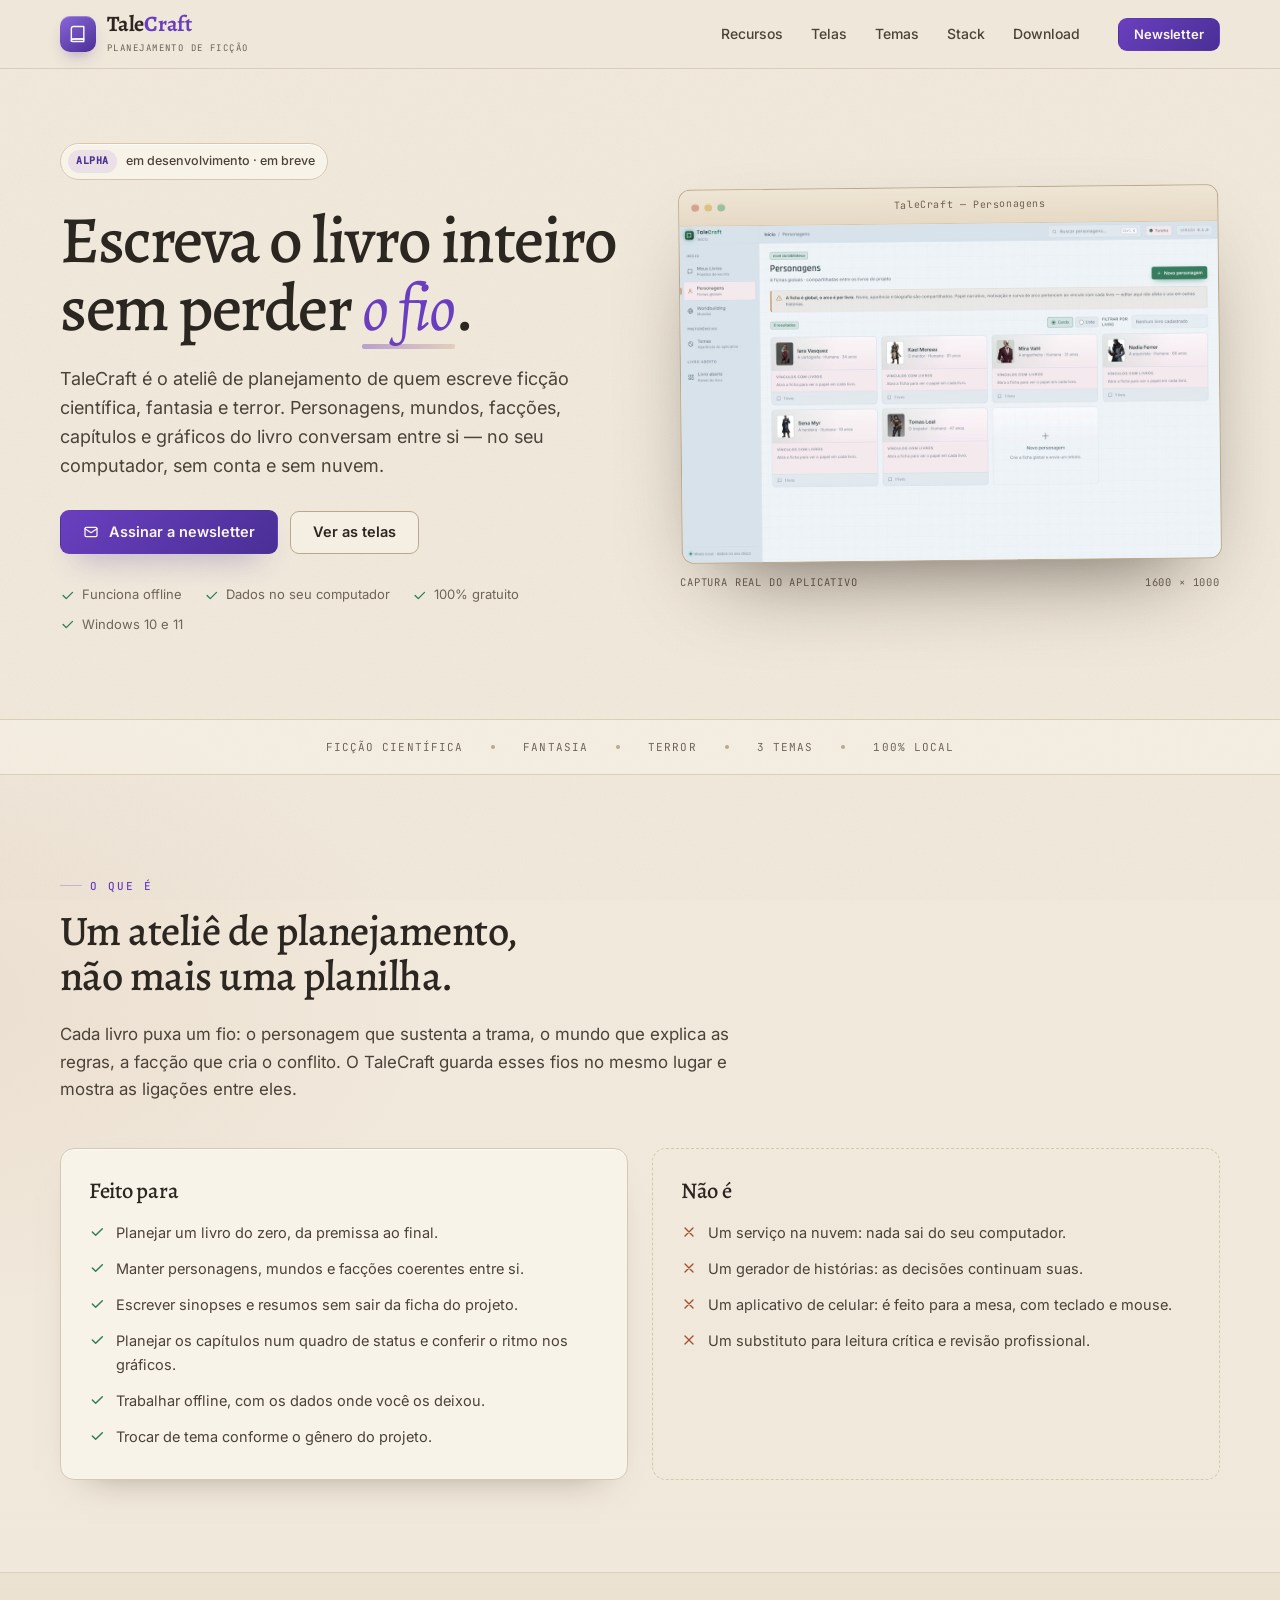
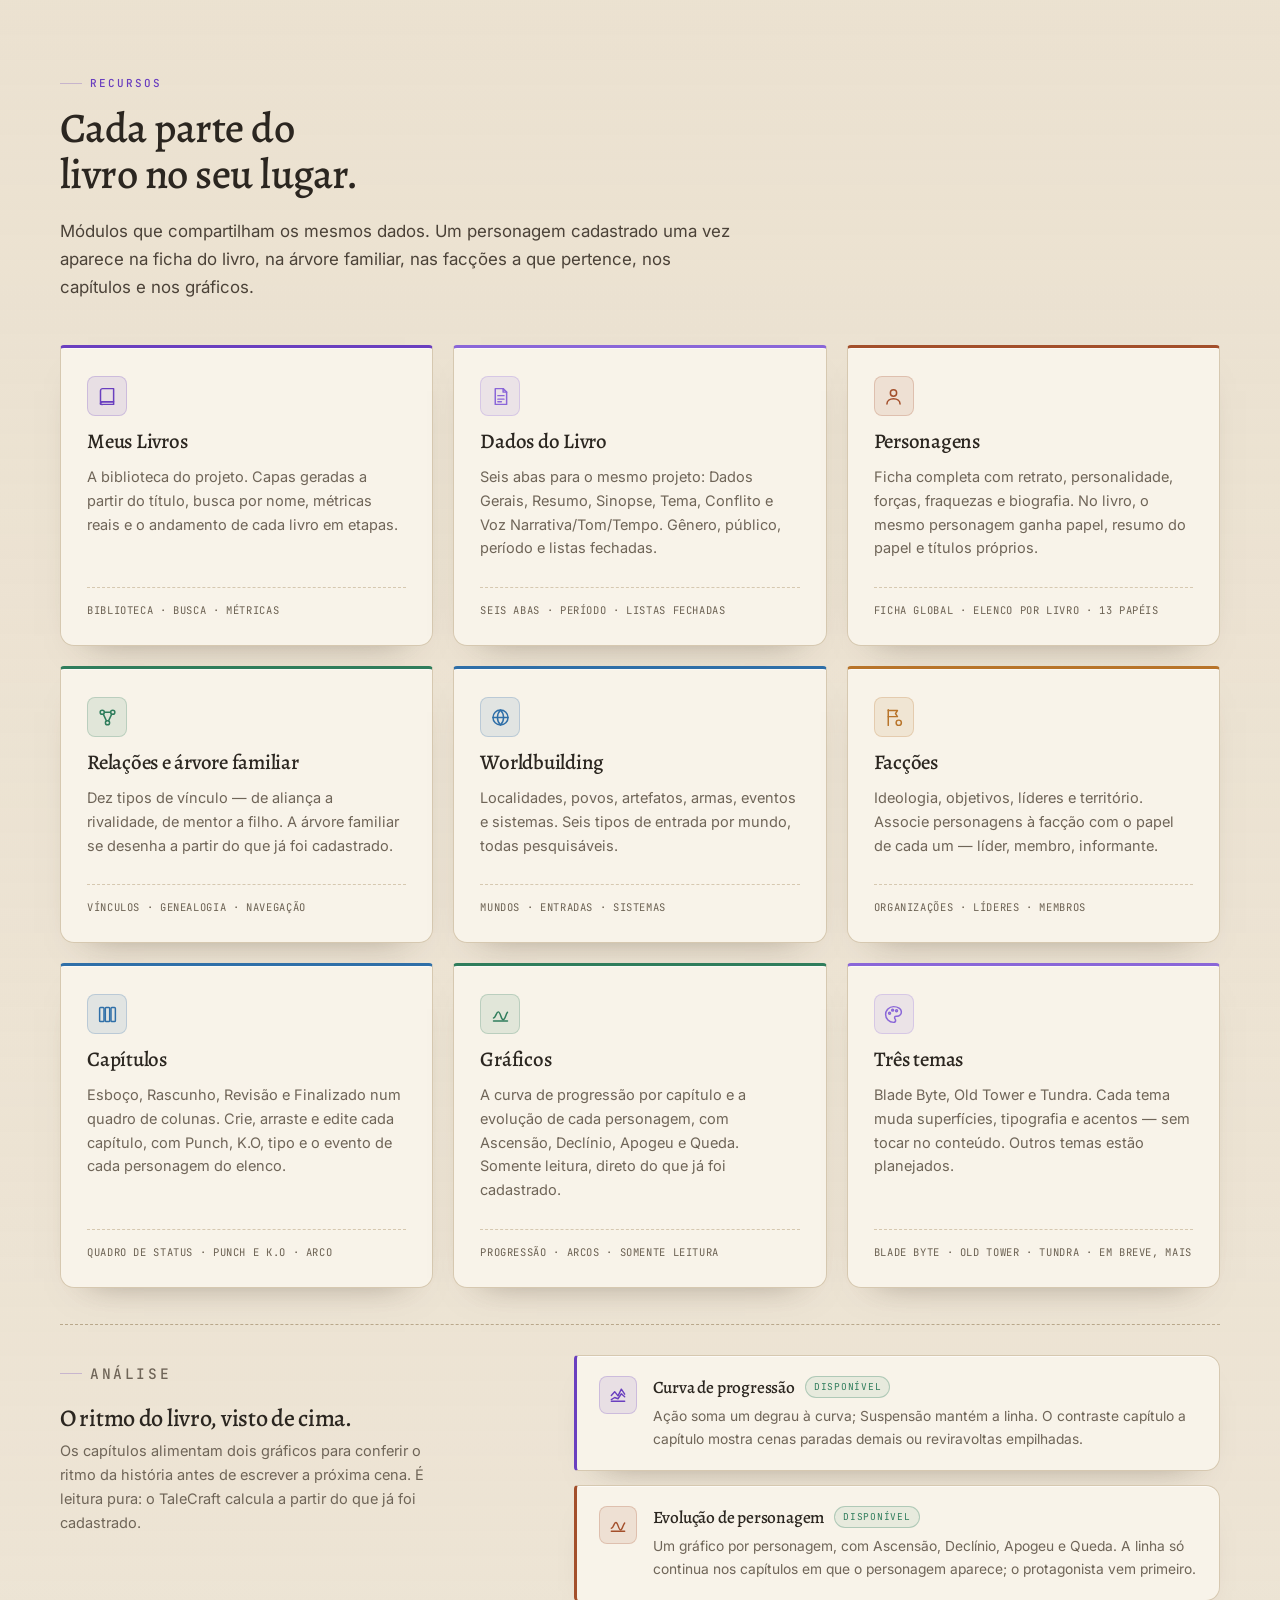
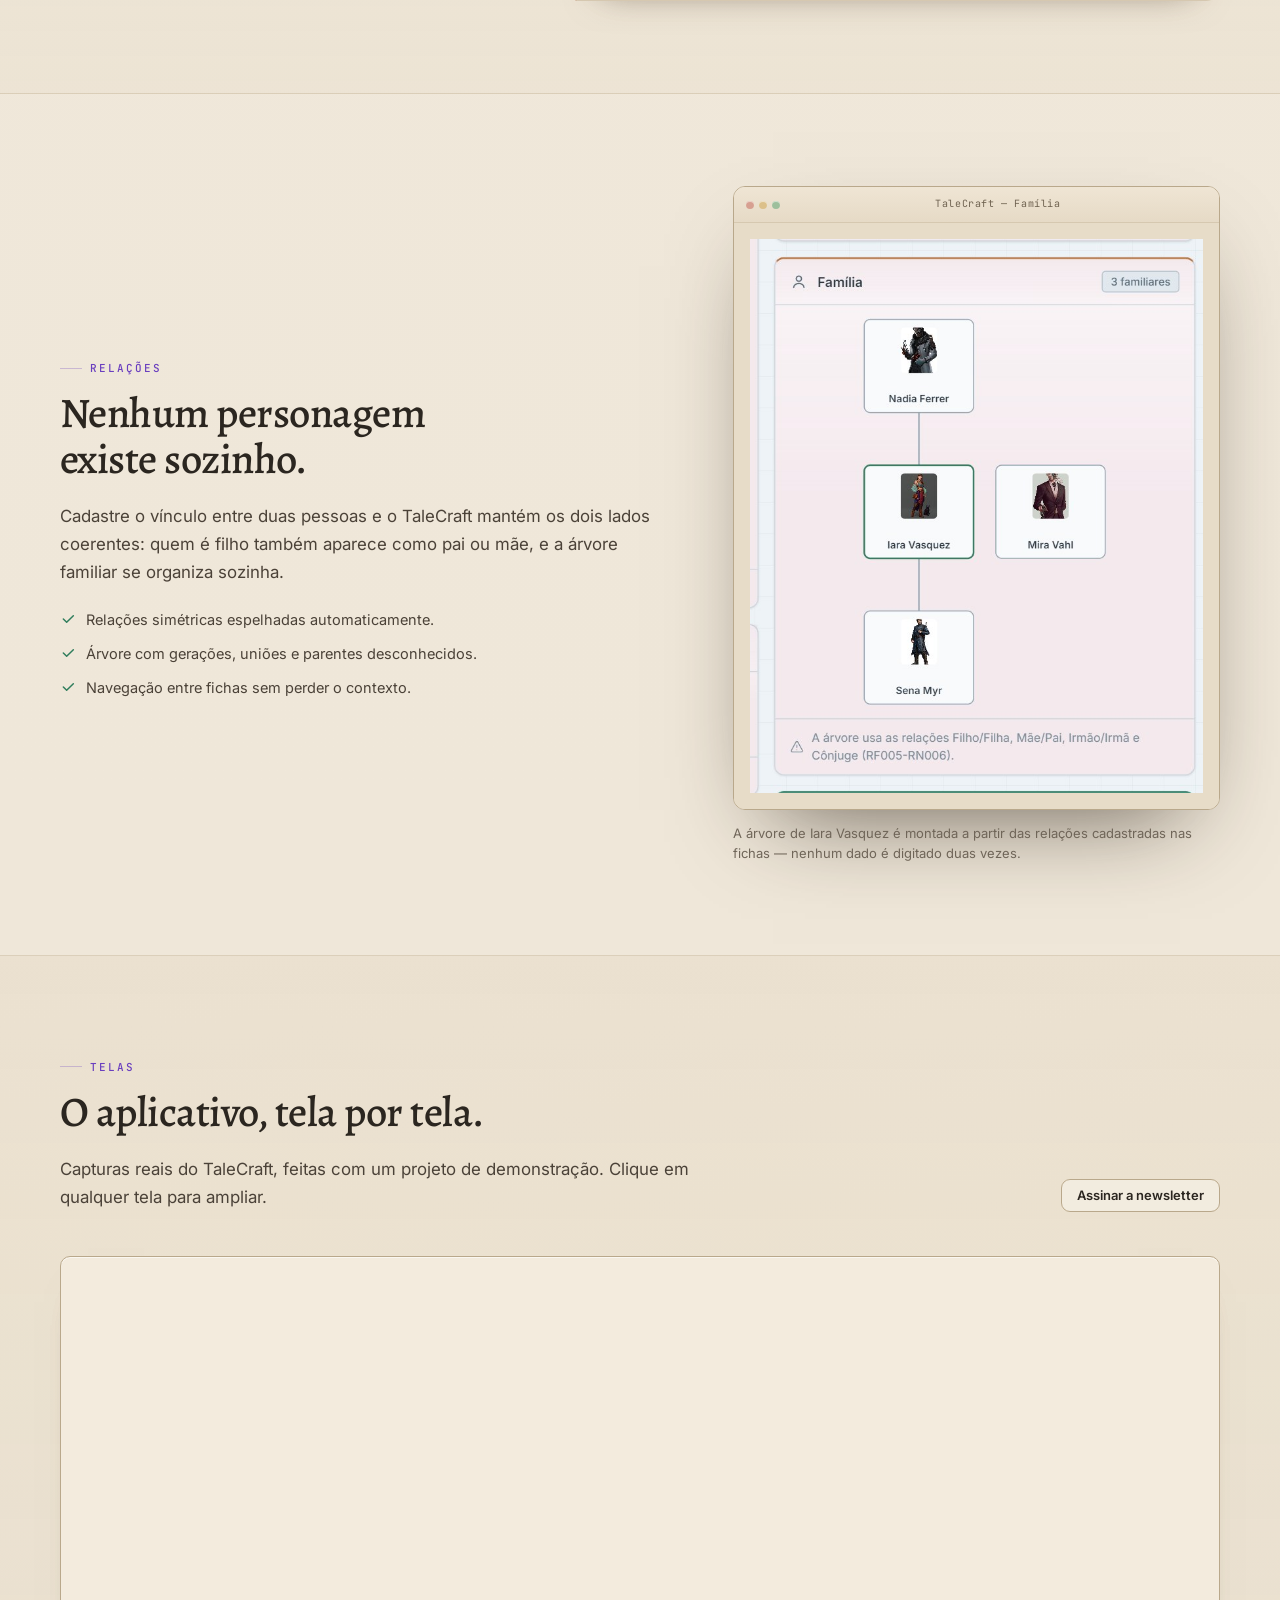
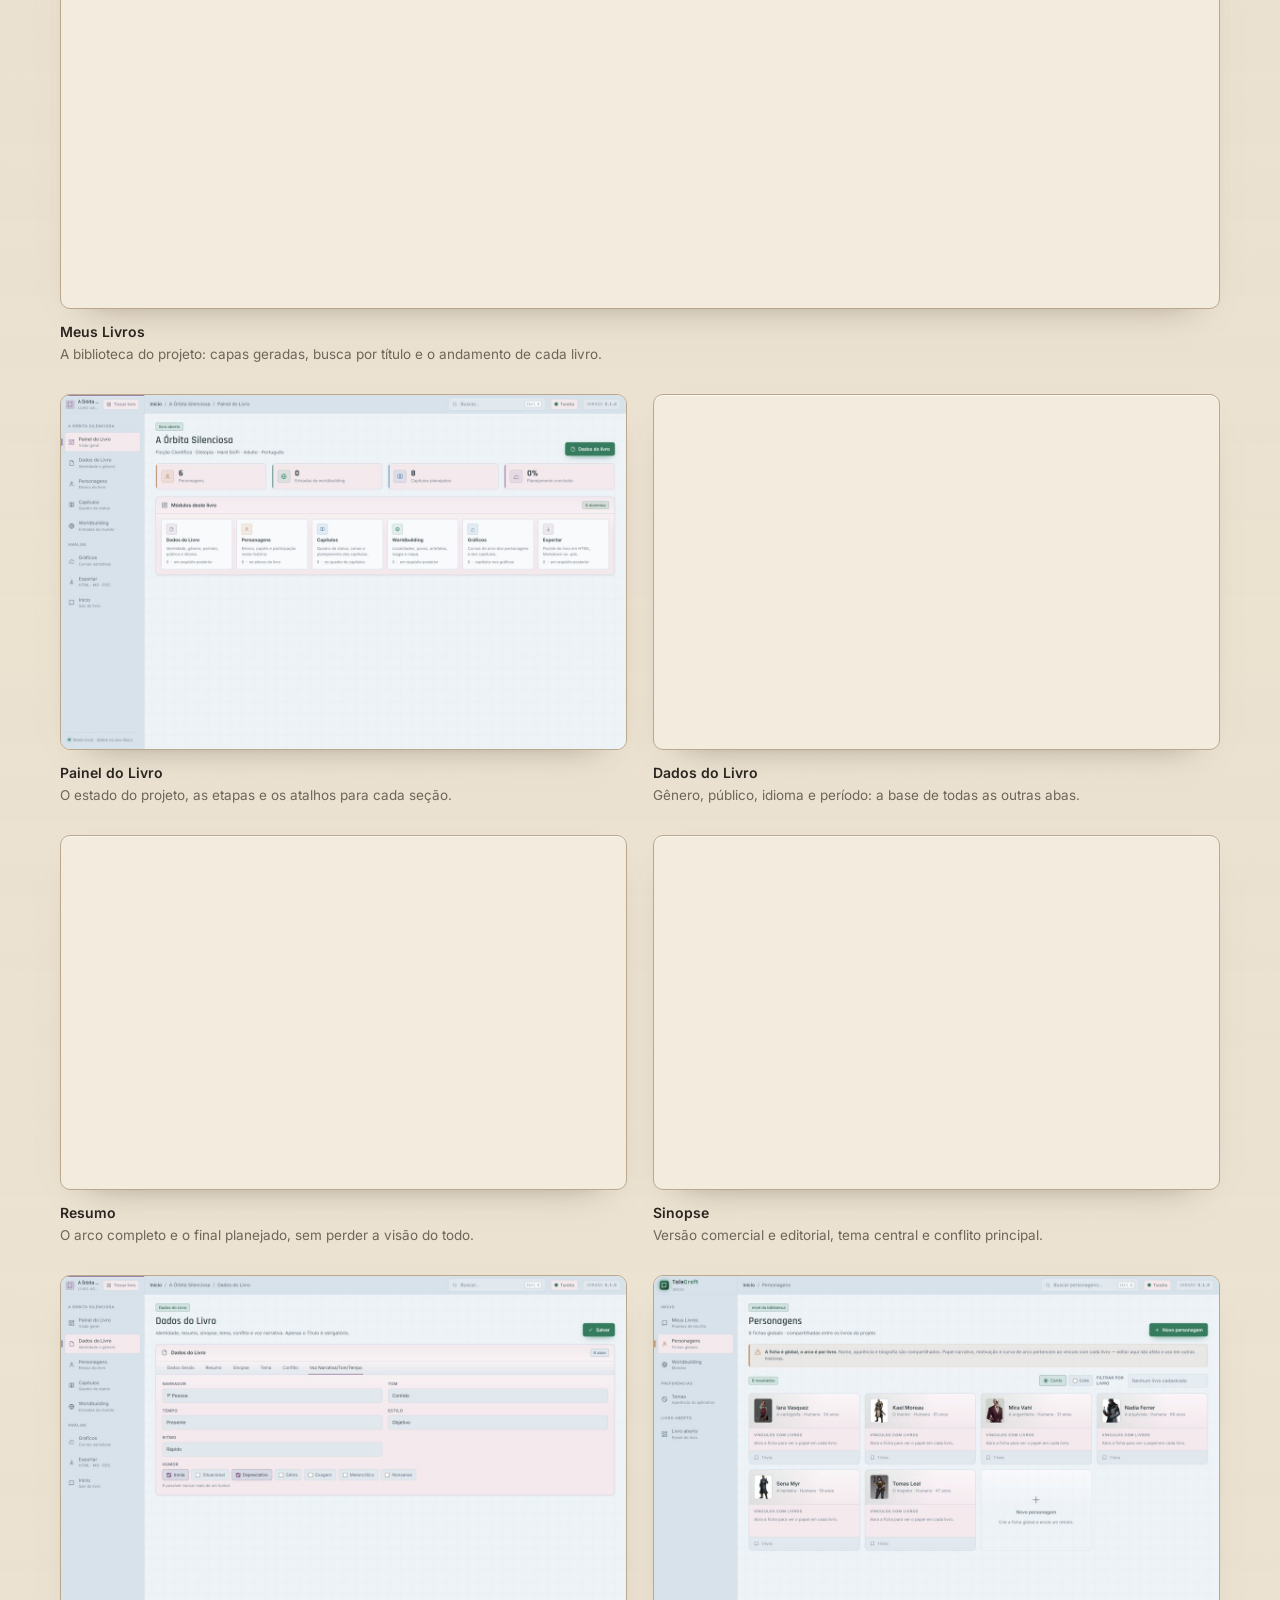
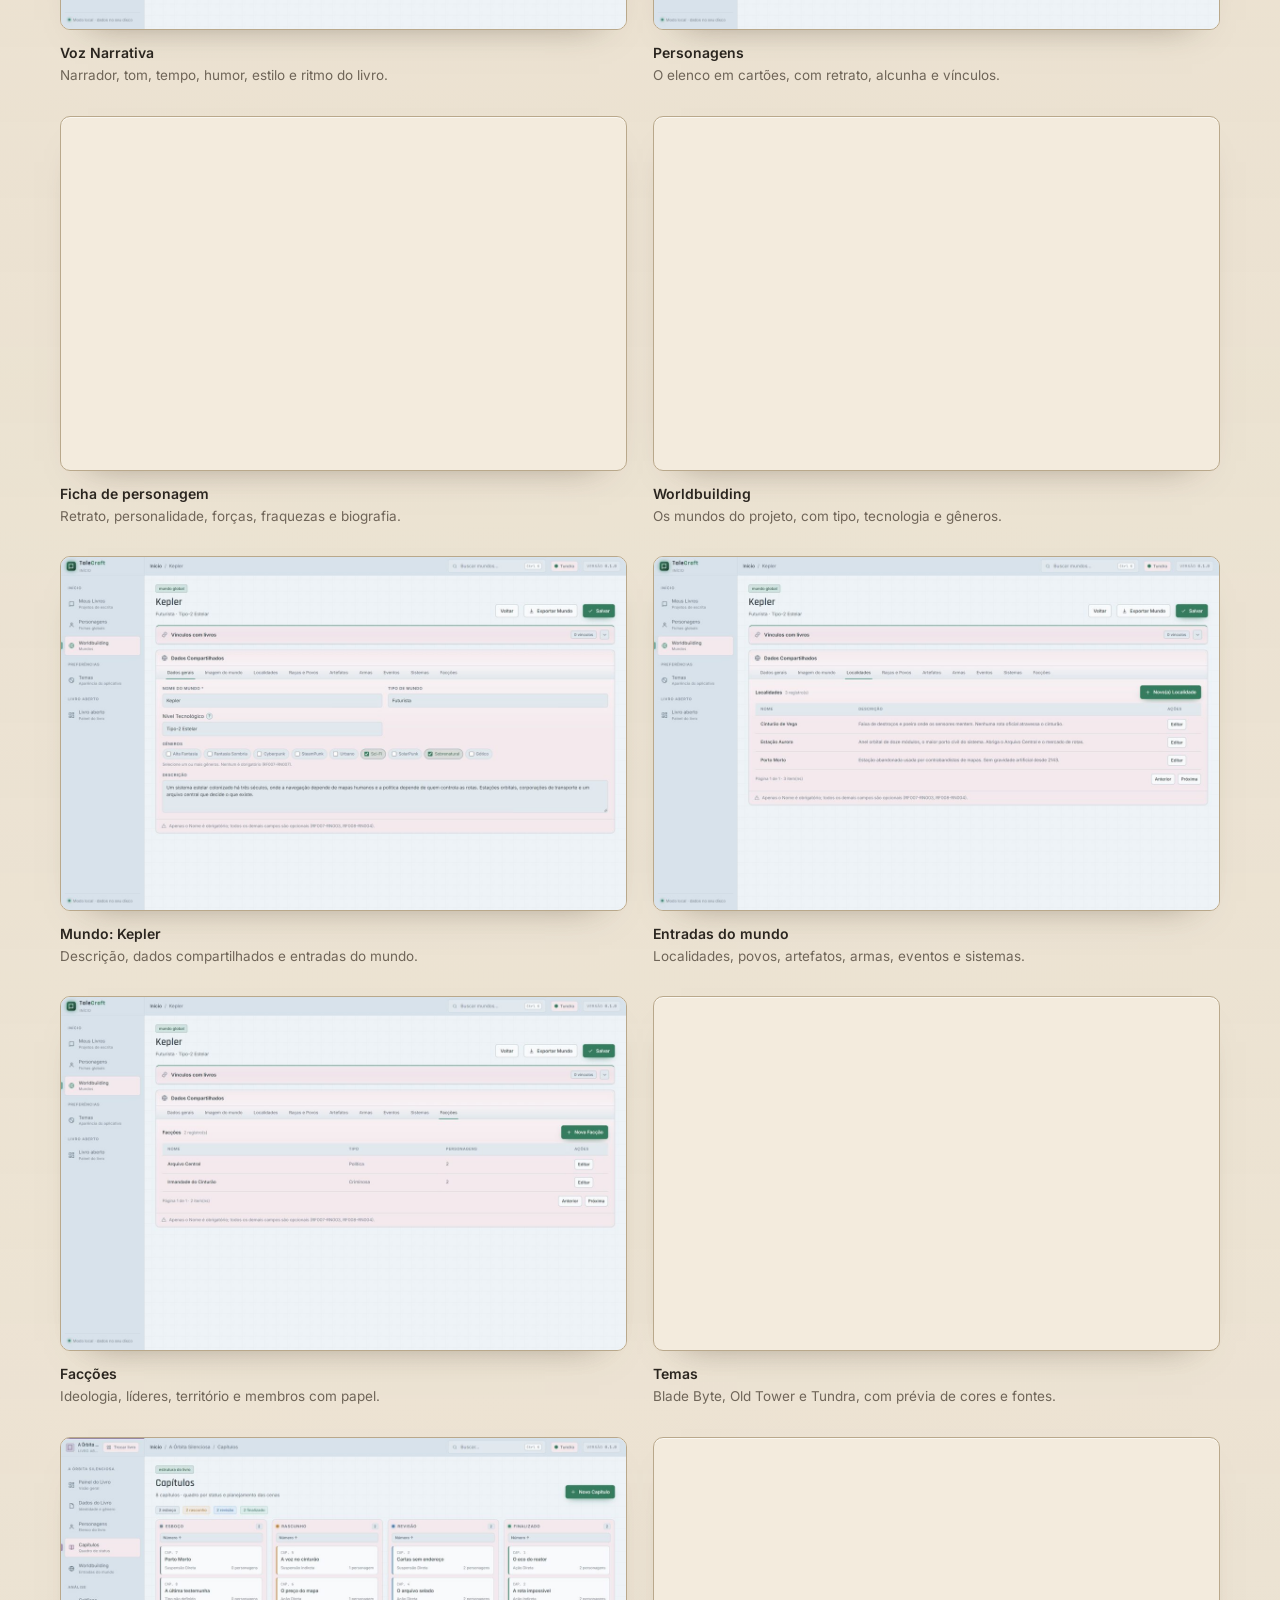
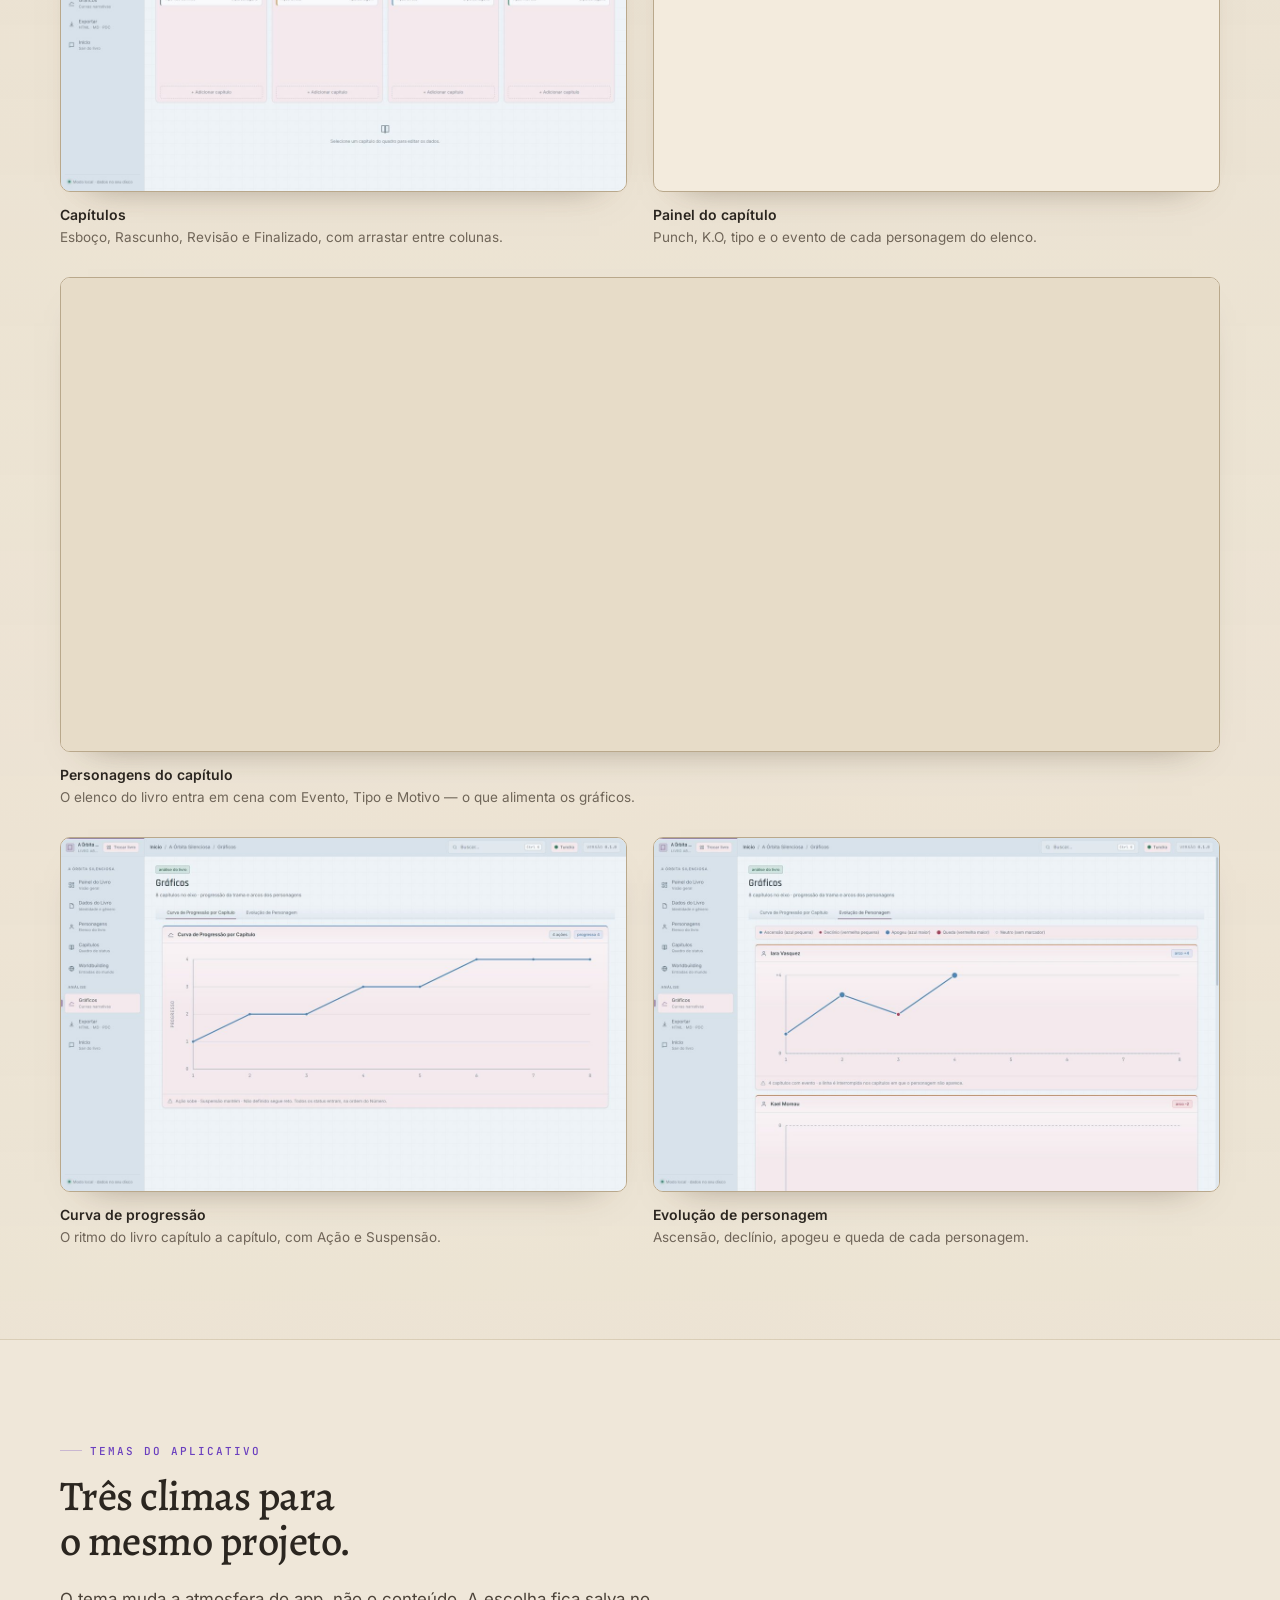
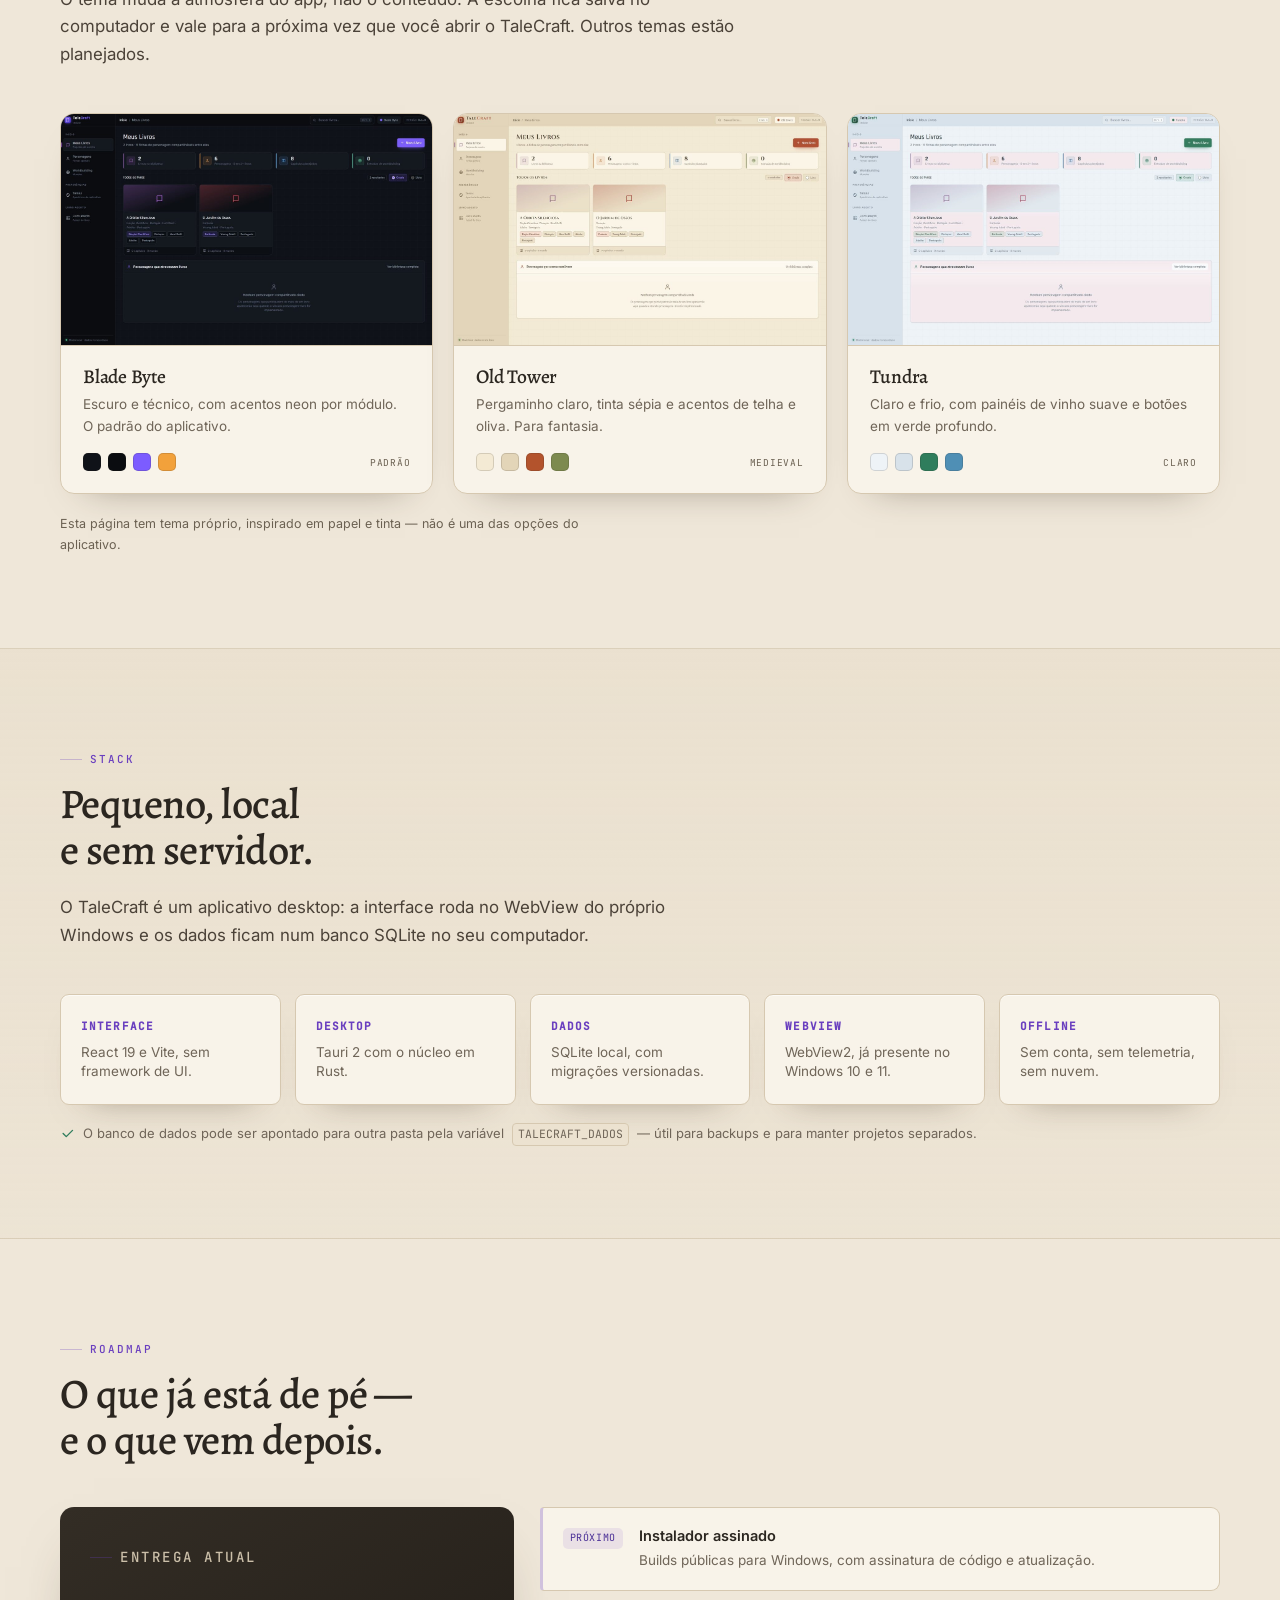
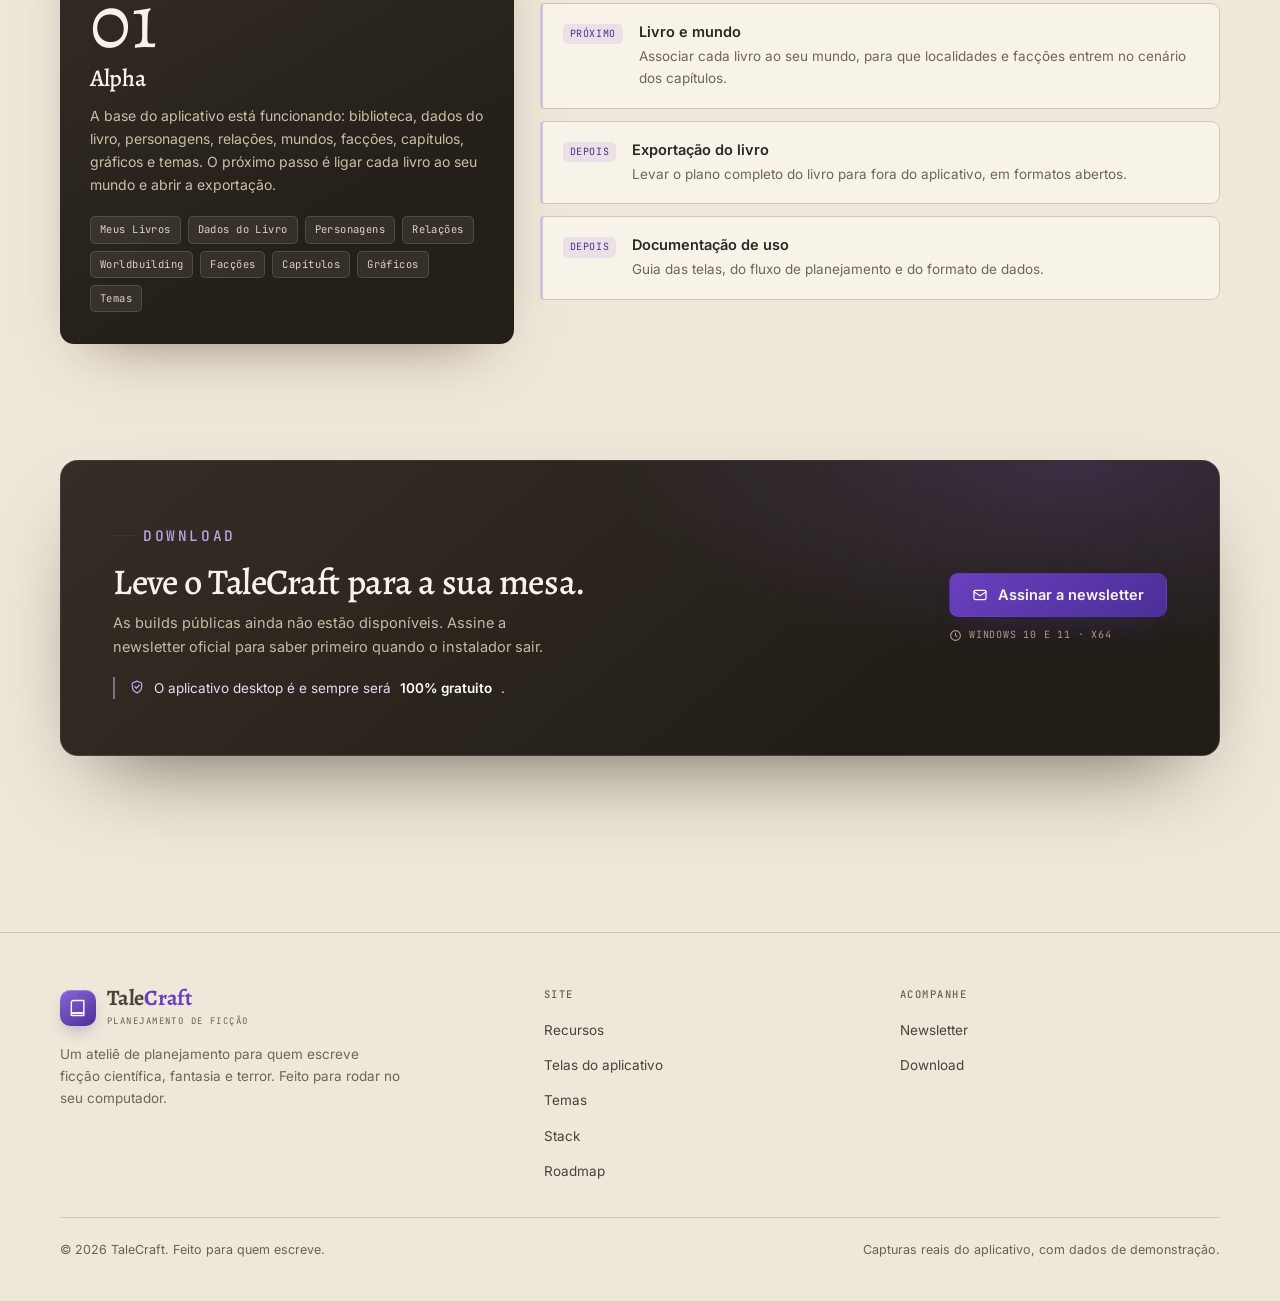
<file: index.html>
<!doctype html>
<html lang="pt-BR">
<head>
  <meta charset="utf-8">
  <meta name="viewport" content="width=device-width, initial-scale=1">
  <title>TaleCraft — o ateliê de planejamento do seu livro</title>
  <meta name="description" content="TaleCraft reúne personagens, mundos, facções, capítulos, gráficos e o plano de cada livro num só lugar. Um ateliê offline e gratuito de planejamento para ficção científica, fantasia e terror.">
  <meta name="author" content="TaleCraft">
  <meta name="theme-color" content="#efe7d9">
  <meta name="color-scheme" content="light">

  <meta property="og:type" content="website">
  <meta property="og:locale" content="pt_BR">
  <meta property="og:site_name" content="TaleCraft">
  <meta property="og:title" content="TaleCraft — o ateliê de planejamento do seu livro">
  <meta property="og:description" content="Personagens, mundos, facções, capítulos e gráficos do seu livro num só lugar. Offline, gratuito e no seu computador.">
  <meta property="og:url" content="https://alabvix.github.io/talecraft-site/">
  <meta property="og:image" content="https://alabvix.github.io/talecraft-site/assets/telas/mini/personagens.jpg">
  <meta property="og:image:width" content="1200">
  <meta property="og:image:height" content="750">
  <meta property="og:image:alt" content="Tela de personagens do TaleCraft com seis fichas e retratos">
  <meta name="twitter:card" content="summary_large_image">
  <meta name="twitter:image" content="https://alabvix.github.io/talecraft-site/assets/telas/mini/personagens.jpg">
  <link rel="canonical" href="https://alabvix.github.io/talecraft-site/">

  <link rel="icon" href="assets/img/favicon-32.png" type="image/png" sizes="32x32">
  <link rel="apple-touch-icon" href="assets/img/icone-256.png">
  <link rel="stylesheet" href="assets/fontes/fontes.css">
  <link rel="stylesheet" href="assets/css/site.css">
</head>
<body>
  <a class="skip" href="#conteudo">Pular para o conteúdo</a>

  <header class="topbar" id="topo">
    <div class="container topbar__interior">
      <a class="marca" href="#topo" aria-label="TaleCraft — início">
        <span class="marca__simbolo" aria-hidden="true">
          <svg viewBox="0 0 24 24" fill="none" stroke="currentColor" stroke-width="1.7" stroke-linecap="round" stroke-linejoin="round">
            <path d="M4 5.5A2.5 2.5 0 0 1 6.5 3H19v15H6.5A2.5 2.5 0 0 0 4 20.5z"/>
            <path d="M4 20.5A2.5 2.5 0 0 1 6.5 18H19v3H6.5A2.5 2.5 0 0 1 4 20.5z"/>
          </svg>
        </span>
        <span>
          <span class="marca__nome">Tale<span>Craft</span></span>
          <span class="marca__nota">planejamento de ficção</span>
        </span>
      </a>

      <nav class="menu" id="menu" aria-label="Principal">
        <a class="menu__link" href="#recursos">Recursos</a>
        <a class="menu__link" href="#telas">Telas</a>
        <a class="menu__link" href="#temas">Temas</a>
        <a class="menu__link" href="#stack">Stack</a>
        <a class="menu__link" href="#download">Download</a>
      </nav>

      <div class="topbar__acoes">
        <a class="btn btn--primario btn--pequeno" href="https://talecraftapp.substack.com/" target="_blank" rel="noopener">
          Newsletter
        </a>
        <button class="menu__botao" type="button" aria-label="Abrir menu" aria-expanded="false" aria-controls="menu">
          <svg width="20" height="20" viewBox="0 0 24 24" fill="none" stroke="currentColor" stroke-width="2" stroke-linecap="round" aria-hidden="true">
            <path d="M4 7h16M4 12h16M4 17h16"/>
          </svg>
        </button>
      </div>
    </div>
  </header>

  <main id="conteudo">
    <section class="hero">
      <div class="container hero__grade">
        <div>
          <p class="hero__selo"><b>alpha</b> em desenvolvimento · em breve</p>
          <h1>Escreva o livro inteiro sem perder <em>o fio</em>.</h1>
          <p class="hero__linha">
            TaleCraft é o ateliê de planejamento de quem escreve ficção científica,
            fantasia e terror. Personagens, mundos, facções, capítulos e gráficos do
            livro conversam entre si — no seu computador, sem conta e sem nuvem.
          </p>
          <div class="hero__acoes">
            <a class="btn btn--primario" href="https://talecraftapp.substack.com/" target="_blank" rel="noopener">
              <svg width="16" height="16" viewBox="0 0 24 24" fill="none" stroke="currentColor" stroke-width="1.9" stroke-linecap="round" stroke-linejoin="round" aria-hidden="true">
                <rect x="3" y="5" width="18" height="14" rx="2"/><path d="m3 7 9 6 9-6"/>
              </svg>
              Assinar a newsletter
            </a>
            <a class="btn btn--secundario" href="#telas">Ver as telas</a>
          </div>
          <ul class="hero__fatos">
            <li>
              <svg width="15" height="15" viewBox="0 0 24 24" fill="none" stroke="currentColor" stroke-width="2.2" stroke-linecap="round" stroke-linejoin="round" aria-hidden="true"><path d="m5 12 5 5L20 7"/></svg>
              Funciona offline
            </li>
            <li>
              <svg width="15" height="15" viewBox="0 0 24 24" fill="none" stroke="currentColor" stroke-width="2.2" stroke-linecap="round" stroke-linejoin="round" aria-hidden="true"><path d="m5 12 5 5L20 7"/></svg>
              Dados no seu computador
            </li>
            <li>
              <svg width="15" height="15" viewBox="0 0 24 24" fill="none" stroke="currentColor" stroke-width="2.2" stroke-linecap="round" stroke-linejoin="round" aria-hidden="true"><path d="m5 12 5 5L20 7"/></svg>
              100% gratuito
            </li>
            <li>
              <svg width="15" height="15" viewBox="0 0 24 24" fill="none" stroke="currentColor" stroke-width="2.2" stroke-linecap="round" stroke-linejoin="round" aria-hidden="true"><path d="m5 12 5 5L20 7"/></svg>
              Windows 10 e 11
            </li>
          </ul>
        </div>

        <div class="hero__midia">
          <div class="janela janela--hero">
            <div class="janela__barra">
              <span class="janela__bolinhas" aria-hidden="true"><i></i><i></i><i></i></span>
              <span class="janela__titulo">TaleCraft — Personagens</span>
            </div>
            <div class="janela__tela">
              <img src="assets/telas/mini/personagens.jpg" width="1200" height="750"
                   alt="Tela de personagens do TaleCraft com seis fichas, retratos e vínculos com livros"
                   fetchpriority="high" decoding="async">
            </div>
          </div>
          <p class="hero__legenda"><span>captura real do aplicativo</span><span>1600 × 1000</span></p>
        </div>
      </div>
    </section>

    <div class="faixa">
      <span>Ficção científica</span><i></i>
      <span>Fantasia</span><i></i>
      <span>Terror</span><i></i>
      <span>3 temas</span><i></i>
      <span>100% local</span>
    </div>

    <section class="secao" id="sobre">
      <div class="container">
        <div class="cabecalho-secao">
          <p class="sobretitulo">O que é</p>
          <h2 class="titulo-secao">Um ateliê de planejamento, não mais uma planilha.</h2>
          <p class="texto-secao">
            Cada livro puxa um fio: o personagem que sustenta a trama, o mundo que
            explica as regras, a facção que cria o conflito. O TaleCraft guarda esses
            fios no mesmo lugar e mostra as ligações entre eles.
          </p>
        </div>

        <div class="duplo">
          <div class="cartao-lista cartao-lista--sim">
            <h3>Feito para</h3>
            <ul>
              <li>
                <svg width="16" height="16" viewBox="0 0 24 24" fill="none" stroke="currentColor" stroke-width="2.2" stroke-linecap="round" stroke-linejoin="round" aria-hidden="true"><path d="m5 12 5 5L20 7"/></svg>
                Planejar um livro do zero, da premissa ao final.
              </li>
              <li>
                <svg width="16" height="16" viewBox="0 0 24 24" fill="none" stroke="currentColor" stroke-width="2.2" stroke-linecap="round" stroke-linejoin="round" aria-hidden="true"><path d="m5 12 5 5L20 7"/></svg>
                Manter personagens, mundos e facções coerentes entre si.
              </li>
              <li>
                <svg width="16" height="16" viewBox="0 0 24 24" fill="none" stroke="currentColor" stroke-width="2.2" stroke-linecap="round" stroke-linejoin="round" aria-hidden="true"><path d="m5 12 5 5L20 7"/></svg>
                Escrever sinopses e resumos sem sair da ficha do projeto.
              </li>
              <li>
                <svg width="16" height="16" viewBox="0 0 24 24" fill="none" stroke="currentColor" stroke-width="2.2" stroke-linecap="round" stroke-linejoin="round" aria-hidden="true"><path d="m5 12 5 5L20 7"/></svg>
                Planejar os capítulos num quadro de status e conferir o ritmo nos gráficos.
              </li>
              <li>
                <svg width="16" height="16" viewBox="0 0 24 24" fill="none" stroke="currentColor" stroke-width="2.2" stroke-linecap="round" stroke-linejoin="round" aria-hidden="true"><path d="m5 12 5 5L20 7"/></svg>
                Trabalhar offline, com os dados onde você os deixou.
              </li>
              <li>
                <svg width="16" height="16" viewBox="0 0 24 24" fill="none" stroke="currentColor" stroke-width="2.2" stroke-linecap="round" stroke-linejoin="round" aria-hidden="true"><path d="m5 12 5 5L20 7"/></svg>
                Trocar de tema conforme o gênero do projeto.
              </li>
            </ul>
          </div>

          <div class="cartao-lista cartao-lista--nao">
            <h3>Não é</h3>
            <ul>
              <li>
                <svg width="16" height="16" viewBox="0 0 24 24" fill="none" stroke="currentColor" stroke-width="2" stroke-linecap="round" aria-hidden="true"><path d="M6 6l12 12M18 6 6 18"/></svg>
                Um serviço na nuvem: nada sai do seu computador.
              </li>
              <li>
                <svg width="16" height="16" viewBox="0 0 24 24" fill="none" stroke="currentColor" stroke-width="2" stroke-linecap="round" aria-hidden="true"><path d="M6 6l12 12M18 6 6 18"/></svg>
                Um gerador de histórias: as decisões continuam suas.
              </li>
              <li>
                <svg width="16" height="16" viewBox="0 0 24 24" fill="none" stroke="currentColor" stroke-width="2" stroke-linecap="round" aria-hidden="true"><path d="M6 6l12 12M18 6 6 18"/></svg>
                Um aplicativo de celular: é feito para a mesa, com teclado e mouse.
              </li>
              <li>
                <svg width="16" height="16" viewBox="0 0 24 24" fill="none" stroke="currentColor" stroke-width="2" stroke-linecap="round" aria-hidden="true"><path d="M6 6l12 12M18 6 6 18"/></svg>
                Um substituto para leitura crítica e revisão profissional.
              </li>
            </ul>
          </div>
        </div>
      </div>
    </section>

    <section class="secao secao--alt" id="recursos">
      <div class="container">
        <div class="cabecalho-secao">
          <p class="sobretitulo">Recursos</p>
          <h2 class="titulo-secao">Cada parte do livro no seu lugar.</h2>
          <p class="texto-secao">
            Módulos que compartilham os mesmos dados. Um personagem cadastrado uma vez
            aparece na ficha do livro, na árvore familiar, nas facções a que pertence,
            nos capítulos e nos gráficos.
          </p>
        </div>

        <div class="recursos">
          <article class="recurso" style="--tom: var(--accent)">
            <span class="recurso__icone" aria-hidden="true">
              <svg viewBox="0 0 24 24" fill="none" stroke="currentColor" stroke-width="1.7" stroke-linecap="round" stroke-linejoin="round"><path d="M4 5.5A2.5 2.5 0 0 1 6.5 3H19v15H6.5A2.5 2.5 0 0 0 4 20.5z"/><path d="M4 20.5A2.5 2.5 0 0 1 6.5 18H19v3H6.5A2.5 2.5 0 0 1 4 20.5z"/></svg>
            </span>
            <h3>Meus Livros</h3>
            <p>
              A biblioteca do projeto. Capas geradas a partir do título, busca por nome,
              métricas reais e o andamento de cada livro em etapas.
            </p>
            <span class="recurso__detalhe">Biblioteca · busca · métricas</span>
          </article>

          <article class="recurso" style="--tom: var(--accent-claro)">
            <span class="recurso__icone" aria-hidden="true">
              <svg viewBox="0 0 24 24" fill="none" stroke="currentColor" stroke-width="1.7" stroke-linecap="round" stroke-linejoin="round"><path d="M6 3h9l4 4v14H6z"/><path d="M15 3v4h4"/><path d="M9 11h7M9 15h7M9 18h4"/></svg>
            </span>
            <h3>Dados do Livro</h3>
            <p>
              Seis abas para o mesmo projeto: Dados Gerais, Resumo, Sinopse, Tema,
              Conflito e Voz Narrativa/Tom/Tempo. Gênero, público, período e listas
              fechadas.
            </p>
            <span class="recurso__detalhe">Seis abas · período · listas fechadas</span>
          </article>

          <article class="recurso" style="--tom: var(--copper)">
            <span class="recurso__icone" aria-hidden="true">
              <svg viewBox="0 0 24 24" fill="none" stroke="currentColor" stroke-width="1.7" stroke-linecap="round" stroke-linejoin="round"><circle cx="12" cy="8" r="3.6"/><path d="M4.5 20.5c0-3.6 3.4-6 7.5-6s7.5 2.4 7.5 6"/></svg>
            </span>
            <h3>Personagens</h3>
            <p>
              Ficha completa com retrato, personalidade, forças, fraquezas e biografia.
              No livro, o mesmo personagem ganha papel, resumo do papel e títulos
              próprios.
            </p>
            <span class="recurso__detalhe">Ficha global · elenco por livro · 13 papéis</span>
          </article>

          <article class="recurso" style="--tom: var(--green)">
            <span class="recurso__icone" aria-hidden="true">
              <svg viewBox="0 0 24 24" fill="none" stroke="currentColor" stroke-width="1.7" stroke-linecap="round" stroke-linejoin="round"><circle cx="6" cy="6" r="2.4"/><circle cx="18" cy="6" r="2.4"/><circle cx="12" cy="18" r="2.4"/><path d="M8.4 6h7.2M7.2 8.1l3.6 7.8M16.8 8.1l-3.6 7.8"/></svg>
            </span>
            <h3>Relações e árvore familiar</h3>
            <p>
              Dez tipos de vínculo — de aliança a rivalidade, de mentor a filho. A
              árvore familiar se desenha a partir do que já foi cadastrado.
            </p>
            <span class="recurso__detalhe">Vínculos · genealogia · navegação</span>
          </article>

          <article class="recurso" style="--tom: var(--blue)">
            <span class="recurso__icone" aria-hidden="true">
              <svg viewBox="0 0 24 24" fill="none" stroke="currentColor" stroke-width="1.7" stroke-linecap="round" stroke-linejoin="round"><circle cx="12" cy="12" r="8.6"/><path d="M3.4 12h17.2"/><path d="M12 3.4c2.3 2.4 3.5 5.4 3.5 8.6s-1.2 6.2-3.5 8.6c-2.3-2.4-3.5-5.4-3.5-8.6S9.7 5.8 12 3.4z"/></svg>
            </span>
            <h3>Worldbuilding</h3>
            <p>
              Localidades, povos, artefatos, armas, eventos e sistemas. Seis tipos de
              entrada por mundo, todas pesquisáveis.
            </p>
            <span class="recurso__detalhe">Mundos · entradas · sistemas</span>
          </article>

          <article class="recurso" style="--tom: var(--amber)">
            <span class="recurso__icone" aria-hidden="true">
              <svg viewBox="0 0 24 24" fill="none" stroke="currentColor" stroke-width="1.7" stroke-linecap="round" stroke-linejoin="round"><path d="M6 3v18"/><path d="M6 4h10.5l-2.2 3.6L16.5 11H6"/><circle cx="18" cy="18" r="3"/></svg>
            </span>
            <h3>Facções</h3>
            <p>
              Ideologia, objetivos, líderes e território. Associe personagens à facção
              com o papel de cada um — líder, membro, informante.
            </p>
            <span class="recurso__detalhe">Organizações · líderes · membros</span>
          </article>

          <article class="recurso" style="--tom: var(--blue)">
            <span class="recurso__icone" aria-hidden="true">
              <svg viewBox="0 0 24 24" fill="none" stroke="currentColor" stroke-width="1.7" stroke-linecap="round" stroke-linejoin="round"><rect x="3" y="4" width="5" height="16" rx="1"/><rect x="9.5" y="4" width="5" height="16" rx="1"/><rect x="16" y="4" width="5" height="16" rx="1"/></svg>
            </span>
            <h3>Capítulos</h3>
            <p>
              Esboço, Rascunho, Revisão e Finalizado num quadro de colunas. Crie, arraste
              e edite cada capítulo, com Punch, K.O, tipo e o evento de cada personagem
              do elenco.
            </p>
            <span class="recurso__detalhe">Quadro de status · Punch e K.O · arco</span>
          </article>

          <article class="recurso" style="--tom: var(--green)">
            <span class="recurso__icone" aria-hidden="true">
              <svg viewBox="0 0 24 24" fill="none" stroke="currentColor" stroke-width="1.7" stroke-linecap="round" stroke-linejoin="round"><path d="M4 19.5h16"/><path d="M4 16c2.6 0 3-7 5.5-7s3.2 9 5.5 9 2.8-6 5-8.5"/></svg>
            </span>
            <h3>Gráficos</h3>
            <p>
              A curva de progressão por capítulo e a evolução de cada personagem, com
              Ascensão, Declínio, Apogeu e Queda. Somente leitura, direto do que já foi
              cadastrado.
            </p>
            <span class="recurso__detalhe">Progressão · arcos · somente leitura</span>
          </article>

          <article class="recurso" style="--tom: var(--accent-claro)">
            <span class="recurso__icone" aria-hidden="true">
              <svg viewBox="0 0 24 24" fill="none" stroke="currentColor" stroke-width="1.7" stroke-linecap="round" stroke-linejoin="round"><path d="M12 3a9 9 0 1 0 0 18c1.7 0 2.4-1 2.4-2.1 0-1.6-1.2-2-1.2-3.3 0-.9.7-1.5 1.7-1.5H16a5 5 0 0 0 5-5c0-3.4-4-6.1-9-6.1z"/><circle cx="7.5" cy="10.5" r="1.1"/><circle cx="11" cy="7" r="1.1"/><circle cx="15.5" cy="7.8" r="1.1"/></svg>
            </span>
            <h3>Três temas</h3>
            <p>
              Blade Byte, Old Tower e Tundra. Cada tema muda superfícies, tipografia e
              acentos — sem tocar no conteúdo. Outros temas estão planejados.
            </p>
            <span class="recurso__detalhe">Blade Byte · Old Tower · Tundra · em breve, mais</span>
          </article>
        </div>

        <div class="analise">
          <div class="analise__intro">
            <p class="sobretitulo">Análise</p>
            <h3>O ritmo do livro, visto de cima.</h3>
            <p>
              Os capítulos alimentam dois gráficos para conferir o ritmo da história
              antes de escrever a próxima cena. É leitura pura: o TaleCraft calcula a
              partir do que já foi cadastrado.
            </p>
          </div>

          <div class="analise__cards">
            <article class="analise__card" style="--tom: var(--accent)">
              <span class="analise__icone" aria-hidden="true">
                <svg viewBox="0 0 24 24" fill="none" stroke="currentColor" stroke-width="1.7" stroke-linecap="round" stroke-linejoin="round"><path d="M4 19.5h16"/><path d="M4 12.5 8 8l4 5 4-8 4 6"/><path d="M4 17.5 8 15l4 1.5 4-6 4 3.5"/></svg>
              </span>
              <div class="analise__titulo">
                <h4>Curva de progressão</h4>
                <span class="analise__marca analise__marca--pronto">disponível</span>
              </div>
              <p>
                Ação soma um degrau à curva; Suspensão mantém a linha. O contraste
                capítulo a capítulo mostra cenas paradas demais ou reviravoltas
                empilhadas.
              </p>
            </article>

            <article class="analise__card" style="--tom: var(--copper)">
              <span class="analise__icone" aria-hidden="true">
                <svg viewBox="0 0 24 24" fill="none" stroke="currentColor" stroke-width="1.7" stroke-linecap="round" stroke-linejoin="round"><path d="M4 19.5h16"/><path d="M4 16c2.6 0 3-7 5.5-7s3.2 9 5.5 9 2.8-6 5-8.5"/></svg>
              </span>
              <div class="analise__titulo">
                <h4>Evolução de personagem</h4>
                <span class="analise__marca analise__marca--pronto">disponível</span>
              </div>
              <p>
                Um gráfico por personagem, com Ascensão, Declínio, Apogeu e Queda. A
                linha só continua nos capítulos em que o personagem aparece; o
                protagonista vem primeiro.
              </p>
            </article>
          </div>
        </div>
      </div>
    </section>

    <section class="secao" id="relacoes">
      <div class="container relacoes">
        <div>
          <p class="sobretitulo">Relações</p>
          <h2 class="titulo-secao">Nenhum personagem existe sozinho.</h2>
          <p class="texto-secao">
            Cadastre o vínculo entre duas pessoas e o TaleCraft mantém os dois lados
            coerentes: quem é filho também aparece como pai ou mãe, e a árvore familiar
            se organiza sozinha.
          </p>
          <ul class="lista-cheia">
            <li>
              <svg width="16" height="16" viewBox="0 0 24 24" fill="none" stroke="currentColor" stroke-width="2.2" stroke-linecap="round" stroke-linejoin="round" aria-hidden="true"><path d="m5 12 5 5L20 7"/></svg>
              Relações simétricas espelhadas automaticamente.
            </li>
            <li>
              <svg width="16" height="16" viewBox="0 0 24 24" fill="none" stroke="currentColor" stroke-width="2.2" stroke-linecap="round" stroke-linejoin="round" aria-hidden="true"><path d="m5 12 5 5L20 7"/></svg>
              Árvore com gerações, uniões e parentes desconhecidos.
            </li>
            <li>
              <svg width="16" height="16" viewBox="0 0 24 24" fill="none" stroke="currentColor" stroke-width="2.2" stroke-linecap="round" stroke-linejoin="round" aria-hidden="true"><path d="m5 12 5 5L20 7"/></svg>
              Navegação entre fichas sem perder o contexto.
            </li>
          </ul>
        </div>

        <figure class="relacoes__midia">
          <div class="janela janela--retrato">
            <div class="janela__barra">
              <span class="janela__bolinhas" aria-hidden="true"><i></i><i></i><i></i></span>
              <span class="janela__titulo">TaleCraft — Família</span>
            </div>
            <div class="janela__tela">
              <img src="assets/telas/arvore-familiar.jpg" width="691" height="845"
                   alt="Árvore familiar de Iara Vasquez no TaleCraft, com mãe, filha, irmã e mentor" loading="lazy" decoding="async">
            </div>
          </div>
          <figcaption>
            A árvore de Iara Vasquez é montada a partir das relações cadastradas nas
            fichas — nenhum dado é digitado duas vezes.
          </figcaption>
        </figure>
      </div>
    </section>

    <section class="secao secao--alt" id="telas">
      <div class="container">
        <div class="cabecalho-secao cabecalho-secao--linha">
          <div>
            <p class="sobretitulo">Telas</p>
            <h2 class="titulo-secao">O aplicativo, tela por tela.</h2>
            <p class="texto-secao">
              Capturas reais do TaleCraft, feitas com um projeto de demonstração.
              Clique em qualquer tela para ampliar.
            </p>
          </div>
          <a class="btn btn--secundario btn--pequeno" href="https://talecraftapp.substack.com/" target="_blank" rel="noopener">Assinar a newsletter</a>
        </div>

        <div class="galeria">
          <figure class="tela tela--larga">
            <button class="tela__quadro" type="button"
                    data-cheia="assets/telas/meus-livros.jpg"
                    data-titulo="Meus Livros"
                    data-legenda="A biblioteca do projeto: capas geradas, busca por título e o andamento de cada livro.">
              <img src="assets/telas/mini/meus-livros.jpg" width="1200" height="750"
                   alt="Tela Meus Livros com dois livros de demonstração e o botão de criar livro" loading="lazy" decoding="async">
              <span class="tela__zoom" aria-hidden="true">
                <svg width="16" height="16" viewBox="0 0 24 24" fill="none" stroke="currentColor" stroke-width="2" stroke-linecap="round"><circle cx="11" cy="11" r="6.5"/><path d="M16 16l4.5 4.5M11 8.5v5M8.5 11h5"/></svg>
              </span>
            </button>
            <figcaption>
              <b>Meus Livros</b>
              A biblioteca do projeto: capas geradas, busca por título e o andamento de cada livro.
            </figcaption>
          </figure>

          <figure class="tela">
            <button class="tela__quadro" type="button"
                    data-cheia="assets/telas/painel-do-livro.jpg"
                    data-titulo="Painel do Livro"
                    data-legenda="O painel reúne as etapas do projeto, os dados principais e os atalhos para cada seção do livro.">
              <img src="assets/telas/mini/painel-do-livro.jpg" width="1200" height="750"
                   alt="Painel do livro A Órbita Silenciosa, com etapas e seções" loading="lazy" decoding="async">
              <span class="tela__zoom" aria-hidden="true"><svg width="16" height="16" viewBox="0 0 24 24" fill="none" stroke="currentColor" stroke-width="2" stroke-linecap="round"><circle cx="11" cy="11" r="6.5"/><path d="M16 16l4.5 4.5M11 8.5v5M8.5 11h5"/></svg></span>
            </button>
            <figcaption>
              <b>Painel do Livro</b>
              O estado do projeto, as etapas e os atalhos para cada seção.
            </figcaption>
          </figure>

          <figure class="tela">
            <button class="tela__quadro" type="button"
                    data-cheia="assets/telas/dados-gerais.jpg"
                    data-titulo="Dados do Livro"
                    data-legenda="Gênero, subgêneros, público, idioma e período da história — a base que alimenta as outras abas.">
              <img src="assets/telas/mini/dados-gerais.jpg" width="1200" height="750"
                   alt="Formulário de dados gerais do livro, com gênero, público e período" loading="lazy" decoding="async">
              <span class="tela__zoom" aria-hidden="true"><svg width="16" height="16" viewBox="0 0 24 24" fill="none" stroke="currentColor" stroke-width="2" stroke-linecap="round"><circle cx="11" cy="11" r="6.5"/><path d="M16 16l4.5 4.5M11 8.5v5M8.5 11h5"/></svg></span>
            </button>
            <figcaption>
              <b>Dados do Livro</b>
              Gênero, público, idioma e período: a base de todas as outras abas.
            </figcaption>
          </figure>

          <figure class="tela">
            <button class="tela__quadro" type="button"
                    data-cheia="assets/telas/resumo.jpg"
                    data-titulo="Resumo"
                    data-legenda="O resumo longo do livro e o final planejado, no mesmo lugar em que a sinopse é escrita.">
              <img src="assets/telas/mini/resumo.jpg" width="1200" height="750"
                   alt="Aba Resumo com o texto longo do livro e o final planejado" loading="lazy" decoding="async">
              <span class="tela__zoom" aria-hidden="true"><svg width="16" height="16" viewBox="0 0 24 24" fill="none" stroke="currentColor" stroke-width="2" stroke-linecap="round"><circle cx="11" cy="11" r="6.5"/><path d="M16 16l4.5 4.5M11 8.5v5M8.5 11h5"/></svg></span>
            </button>
            <figcaption>
              <b>Resumo</b>
              O arco completo e o final planejado, sem perder a visão do todo.
            </figcaption>
          </figure>

          <figure class="tela">
            <button class="tela__quadro" type="button"
                    data-cheia="assets/telas/sinopse.jpg"
                    data-titulo="Sinopse"
                    data-legenda="Duas versões da sinopse — comercial e editorial — com tema central, subtemas e conflito principal.">
              <img src="assets/telas/mini/sinopse.jpg" width="1200" height="750"
                   alt="Aba Sinopse com as versões comercial e editorial do livro" loading="lazy" decoding="async">
              <span class="tela__zoom" aria-hidden="true"><svg width="16" height="16" viewBox="0 0 24 24" fill="none" stroke="currentColor" stroke-width="2" stroke-linecap="round"><circle cx="11" cy="11" r="6.5"/><path d="M16 16l4.5 4.5M11 8.5v5M8.5 11h5"/></svg></span>
            </button>
            <figcaption>
              <b>Sinopse</b>
              Versão comercial e editorial, tema central e conflito principal.
            </figcaption>
          </figure>

          <figure class="tela">
            <button class="tela__quadro" type="button"
                    data-cheia="assets/telas/voz-narrativa.jpg"
                    data-titulo="Voz Narrativa"
                    data-legenda="Narrador, tom, tempo, humor, estilo e ritmo: as escolhas que definem como a história soa.">
              <img src="assets/telas/mini/voz-narrativa.jpg" width="1200" height="750"
                   alt="Aba Voz Narrativa com narrador, tom, tempo, humor, estilo e ritmo" loading="lazy" decoding="async">
              <span class="tela__zoom" aria-hidden="true"><svg width="16" height="16" viewBox="0 0 24 24" fill="none" stroke="currentColor" stroke-width="2" stroke-linecap="round"><circle cx="11" cy="11" r="6.5"/><path d="M16 16l4.5 4.5M11 8.5v5M8.5 11h5"/></svg></span>
            </button>
            <figcaption>
              <b>Voz Narrativa</b>
              Narrador, tom, tempo, humor, estilo e ritmo do livro.
            </figcaption>
          </figure>

          <figure class="tela">
            <button class="tela__quadro" type="button"
                    data-cheia="assets/telas/personagens.jpg"
                    data-titulo="Personagens"
                    data-legenda="Todas as fichas do projeto em cartões, com retrato, alcunha e os vínculos com livros.">
              <img src="assets/telas/mini/personagens.jpg" width="1200" height="750"
                   alt="Galeria de personagens com seis cartões e retratos" loading="lazy" decoding="async">
              <span class="tela__zoom" aria-hidden="true"><svg width="16" height="16" viewBox="0 0 24 24" fill="none" stroke="currentColor" stroke-width="2" stroke-linecap="round"><circle cx="11" cy="11" r="6.5"/><path d="M16 16l4.5 4.5M11 8.5v5M8.5 11h5"/></svg></span>
            </button>
            <figcaption>
              <b>Personagens</b>
              O elenco em cartões, com retrato, alcunha e vínculos.
            </figcaption>
          </figure>

          <figure class="tela">
            <button class="tela__quadro" type="button"
                    data-cheia="assets/telas/personagem.jpg"
                    data-titulo="Ficha de personagem"
                    data-legenda="A ficha de Iara Vasquez: retrato, idade, personalidade, forças, fraquezas e biografia.">
              <img src="assets/telas/mini/personagem.jpg" width="1200" height="750"
                   alt="Ficha de Iara Vasquez com retrato e dados de personalidade" loading="lazy" decoding="async">
              <span class="tela__zoom" aria-hidden="true"><svg width="16" height="16" viewBox="0 0 24 24" fill="none" stroke="currentColor" stroke-width="2" stroke-linecap="round"><circle cx="11" cy="11" r="6.5"/><path d="M16 16l4.5 4.5M11 8.5v5M8.5 11h5"/></svg></span>
            </button>
            <figcaption>
              <b>Ficha de personagem</b>
              Retrato, personalidade, forças, fraquezas e biografia.
            </figcaption>
          </figure>

          <figure class="tela">
            <button class="tela__quadro" type="button"
                    data-cheia="assets/telas/mundos.jpg"
                    data-titulo="Worldbuilding"
                    data-legenda="Os mundos do projeto, cada um com tipo, nível tecnológico e gêneros literários.">
              <img src="assets/telas/mini/mundos.jpg" width="1200" height="750"
                   alt="Lista de mundos com Kepler, Ravória e Arda" loading="lazy" decoding="async">
              <span class="tela__zoom" aria-hidden="true"><svg width="16" height="16" viewBox="0 0 24 24" fill="none" stroke="currentColor" stroke-width="2" stroke-linecap="round"><circle cx="11" cy="11" r="6.5"/><path d="M16 16l4.5 4.5M11 8.5v5M8.5 11h5"/></svg></span>
            </button>
            <figcaption>
              <b>Worldbuilding</b>
              Os mundos do projeto, com tipo, tecnologia e gêneros.
            </figcaption>
          </figure>

          <figure class="tela">
            <button class="tela__quadro" type="button"
                    data-cheia="assets/telas/mundo-kepler.jpg"
                    data-titulo="Mundo: Kepler"
                    data-legenda="A ficha do mundo Kepler, com descrição e as abas de dados compartilhados, imagem e entradas.">
              <img src="assets/telas/mini/mundo-kepler.jpg" width="1200" height="750"
                   alt="Ficha do mundo Kepler com descrição e abas de dados" loading="lazy" decoding="async">
              <span class="tela__zoom" aria-hidden="true"><svg width="16" height="16" viewBox="0 0 24 24" fill="none" stroke="currentColor" stroke-width="2" stroke-linecap="round"><circle cx="11" cy="11" r="6.5"/><path d="M16 16l4.5 4.5M11 8.5v5M8.5 11h5"/></svg></span>
            </button>
            <figcaption>
              <b>Mundo: Kepler</b>
              Descrição, dados compartilhados e entradas do mundo.
            </figcaption>
          </figure>

          <figure class="tela">
            <button class="tela__quadro" type="button"
                    data-cheia="assets/telas/entradas-kepler.jpg"
                    data-titulo="Entradas do mundo"
                    data-legenda="Localidades de Kepler em tabela paginada, com busca e o resumo de cada entrada.">
              <img src="assets/telas/mini/entradas-kepler.jpg" width="1200" height="750"
                   alt="Tabela de localidades do mundo Kepler, com paginação" loading="lazy" decoding="async">
              <span class="tela__zoom" aria-hidden="true"><svg width="16" height="16" viewBox="0 0 24 24" fill="none" stroke="currentColor" stroke-width="2" stroke-linecap="round"><circle cx="11" cy="11" r="6.5"/><path d="M16 16l4.5 4.5M11 8.5v5M8.5 11h5"/></svg></span>
            </button>
            <figcaption>
              <b>Entradas do mundo</b>
              Localidades, povos, artefatos, armas, eventos e sistemas.
            </figcaption>
          </figure>

          <figure class="tela">
            <button class="tela__quadro" type="button"
                    data-cheia="assets/telas/faccoes.jpg"
                    data-titulo="Facções"
                    data-legenda="As facções de Kepler, com líderes, base e o número de membros associados.">
              <img src="assets/telas/mini/faccoes.jpg" width="1200" height="750"
                   alt="Tabela de facções do mundo Kepler com líderes e membros" loading="lazy" decoding="async">
              <span class="tela__zoom" aria-hidden="true"><svg width="16" height="16" viewBox="0 0 24 24" fill="none" stroke="currentColor" stroke-width="2" stroke-linecap="round"><circle cx="11" cy="11" r="6.5"/><path d="M16 16l4.5 4.5M11 8.5v5M8.5 11h5"/></svg></span>
            </button>
            <figcaption>
              <b>Facções</b>
              Ideologia, líderes, território e membros com papel.
            </figcaption>
          </figure>

          <figure class="tela">
            <button class="tela__quadro" type="button"
                    data-cheia="assets/telas/temas.jpg"
                    data-titulo="Temas"
                    data-legenda="As três opções de tema do aplicativo, com prévia de cores e das fontes de cada uma.">
              <img src="assets/telas/mini/temas.jpg" width="1200" height="750"
                   alt="Tela de temas com Blade Byte, Old Tower e Tundra" loading="lazy" decoding="async">
              <span class="tela__zoom" aria-hidden="true"><svg width="16" height="16" viewBox="0 0 24 24" fill="none" stroke="currentColor" stroke-width="2" stroke-linecap="round"><circle cx="11" cy="11" r="6.5"/><path d="M16 16l4.5 4.5M11 8.5v5M8.5 11h5"/></svg></span>
            </button>
            <figcaption>
              <b>Temas</b>
              Blade Byte, Old Tower e Tundra, com prévia de cores e fontes.
            </figcaption>
          </figure>

          <figure class="tela">
            <button class="tela__quadro" type="button"
                    data-cheia="assets/telas/capitulos.jpg"
                    data-titulo="Capítulos"
                    data-legenda="O quadro de capítulos de A Órbita Silenciosa, com as colunas Esboço, Rascunho, Revisão e Finalizado.">
              <img src="assets/telas/mini/capitulos.jpg" width="1200" height="750"
                   alt="Quadro de capítulos com quatro colunas de status, do Esboço ao Finalizado" loading="lazy" decoding="async">
              <span class="tela__zoom" aria-hidden="true"><svg width="16" height="16" viewBox="0 0 24 24" fill="none" stroke="currentColor" stroke-width="2" stroke-linecap="round"><circle cx="11" cy="11" r="6.5"/><path d="M16 16l4.5 4.5M11 8.5v5M8.5 11h5"/></svg></span>
            </button>
            <figcaption>
              <b>Capítulos</b>
              Esboço, Rascunho, Revisão e Finalizado, com arrastar entre colunas.
            </figcaption>
          </figure>

          <figure class="tela">
            <button class="tela__quadro" type="button"
                    data-cheia="assets/telas/capitulo-edicao.jpg"
                    data-titulo="Painel do capítulo"
                    data-legenda="A edição de O arquivo selado: Punch, K.O, tipo, motivo e o evento de cada personagem do elenco.">
              <img src="assets/telas/mini/capitulo-edicao.jpg" width="1200" height="750"
                   alt="Painel de edição do capítulo O arquivo selado, com Punch, K.O e personagens" loading="lazy" decoding="async">
              <span class="tela__zoom" aria-hidden="true"><svg width="16" height="16" viewBox="0 0 24 24" fill="none" stroke="currentColor" stroke-width="2" stroke-linecap="round"><circle cx="11" cy="11" r="6.5"/><path d="M16 16l4.5 4.5M11 8.5v5M8.5 11h5"/></svg></span>
            </button>
            <figcaption>
              <b>Painel do capítulo</b>
              Punch, K.O, tipo e o evento de cada personagem do elenco.
            </figcaption>
          </figure>

          <figure class="tela tela--faixa">
            <button class="tela__quadro" type="button"
                    data-cheia="assets/telas/capitulo-personagens.jpg"
                    data-titulo="Personagens do capítulo"
                    data-legenda="O elenco do capítulo com Evento, Tipo de Evento e Motivo — Ponto de Virada leva a Apogeu ou Queda.">
              <img src="assets/telas/mini/capitulo-personagens.jpg" width="1200" height="490"
                   alt="Elenco do capítulo com evento, tipo de evento e motivo de cada personagem" loading="lazy" decoding="async">
              <span class="tela__zoom" aria-hidden="true"><svg width="16" height="16" viewBox="0 0 24 24" fill="none" stroke="currentColor" stroke-width="2" stroke-linecap="round"><circle cx="11" cy="11" r="6.5"/><path d="M16 16l4.5 4.5M11 8.5v5M8.5 11h5"/></svg></span>
            </button>
            <figcaption>
              <b>Personagens do capítulo</b>
              O elenco do livro entra em cena com Evento, Tipo e Motivo — o que alimenta os gráficos.
            </figcaption>
          </figure>

          <figure class="tela">
            <button class="tela__quadro" type="button"
                    data-cheia="assets/telas/graficos-progressao.jpg"
                    data-titulo="Curva de progressão"
                    data-legenda="A curva de progressão por capítulo: Ação soma um degrau e Suspensão mantém a linha.">
              <img src="assets/telas/mini/graficos-progressao.jpg" width="1200" height="750"
                   alt="Gráfico de curva de progressão por capítulo" loading="lazy" decoding="async">
              <span class="tela__zoom" aria-hidden="true"><svg width="16" height="16" viewBox="0 0 24 24" fill="none" stroke="currentColor" stroke-width="2" stroke-linecap="round"><circle cx="11" cy="11" r="6.5"/><path d="M16 16l4.5 4.5M11 8.5v5M8.5 11h5"/></svg></span>
            </button>
            <figcaption>
              <b>Curva de progressão</b>
              O ritmo do livro capítulo a capítulo, com Ação e Suspensão.
            </figcaption>
          </figure>

          <figure class="tela">
            <button class="tela__quadro" type="button"
                    data-cheia="assets/telas/graficos-personagens.jpg"
                    data-titulo="Evolução de personagem"
                    data-legenda="Um gráfico por personagem, com Ascensão, Declínio, Apogeu e Queda ao longo dos capítulos em que ele aparece.">
              <img src="assets/telas/mini/graficos-personagens.jpg" width="1200" height="750"
                   alt="Gráficos de evolução dos personagens, com ascensão, declínio, apogeu e queda" loading="lazy" decoding="async">
              <span class="tela__zoom" aria-hidden="true"><svg width="16" height="16" viewBox="0 0 24 24" fill="none" stroke="currentColor" stroke-width="2" stroke-linecap="round"><circle cx="11" cy="11" r="6.5"/><path d="M16 16l4.5 4.5M11 8.5v5M8.5 11h5"/></svg></span>
            </button>
            <figcaption>
              <b>Evolução de personagem</b>
              Ascensão, declínio, apogeu e queda de cada personagem.
            </figcaption>
          </figure>
        </div>
      </div>
    </section>

    <section class="secao" id="temas">
      <div class="container">
        <div class="cabecalho-secao">
          <p class="sobretitulo">Temas do aplicativo</p>
          <h2 class="titulo-secao">Três climas para o mesmo projeto.</h2>
          <p class="texto-secao">
            O tema muda a atmosfera do app, não o conteúdo. A escolha fica salva no
            computador e vale para a próxima vez que você abrir o TaleCraft. Outros
            temas estão planejados.
          </p>
        </div>

        <div class="temas">
          <article class="tema">
            <img src="assets/telas/mini/meus-livros-blade-byte.jpg" width="1200" height="750"
                 alt="Meus Livros no tema Blade Byte, escuro e técnico" loading="lazy" decoding="async">
            <div class="tema__corpo">
              <h3>Blade Byte</h3>
              <p>Escuro e técnico, com acentos neon por módulo. O padrão do aplicativo.</p>
              <div class="tema__paleta" aria-label="Cores do tema Blade Byte">
                <i style="background:#0f1218"></i>
                <i style="background:#0a0c10"></i>
                <i style="background:#7c5cff"></i>
                <i style="background:#f2a13b"></i>
                <small>padrão</small>
              </div>
            </div>
          </article>

          <article class="tema">
            <img src="assets/telas/mini/meus-livros-old-tower.jpg" width="1200" height="750"
                 alt="Meus Livros no tema Old Tower, em pergaminho e tinta sépia" loading="lazy" decoding="async">
            <div class="tema__corpo">
              <h3>Old Tower</h3>
              <p>Pergaminho claro, tinta sépia e acentos de telha e oliva. Para fantasia.</p>
              <div class="tema__paleta" aria-label="Cores do tema Old Tower">
                <i style="background:#f4ead4"></i>
                <i style="background:#e3d5b8"></i>
                <i style="background:#b3532c"></i>
                <i style="background:#7d8a4f"></i>
                <small>medieval</small>
              </div>
            </div>
          </article>

          <article class="tema">
            <img src="assets/telas/mini/meus-livros-tundra.jpg" width="1200" height="750"
                 alt="Meus Livros no tema Tundra, em cinza-gelo e verde profundo" loading="lazy" decoding="async">
            <div class="tema__corpo">
              <h3>Tundra</h3>
              <p>Claro e frio, com painéis de vinho suave e botões em verde profundo.</p>
              <div class="tema__paleta" aria-label="Cores do tema Tundra">
                <i style="background:#eef3f7"></i>
                <i style="background:#d8e2ea"></i>
                <i style="background:#2f7d5c"></i>
                <i style="background:#4f8fb5"></i>
                <small>claro</small>
              </div>
            </div>
          </article>
        </div>

        <p class="temas__nota">
          Esta página tem tema próprio, inspirado em papel e tinta — não é uma das
          opções do aplicativo.
        </p>
      </div>
    </section>

    <section class="secao secao--alt" id="stack">
      <div class="container">
        <div class="cabecalho-secao">
          <p class="sobretitulo">Stack</p>
          <h2 class="titulo-secao">Pequeno, local e sem servidor.</h2>
          <p class="texto-secao">
            O TaleCraft é um aplicativo desktop: a interface roda no WebView do próprio
            Windows e os dados ficam num banco SQLite no seu computador.
          </p>
        </div>

        <div class="stack">
          <div class="stack__item">
            <b>Interface</b>
            <span>React 19 e Vite, sem framework de UI.</span>
          </div>
          <div class="stack__item">
            <b>Desktop</b>
            <span>Tauri 2 com o núcleo em Rust.</span>
          </div>
          <div class="stack__item">
            <b>Dados</b>
            <span>SQLite local, com migrações versionadas.</span>
          </div>
          <div class="stack__item">
            <b>WebView</b>
            <span>WebView2, já presente no Windows 10 e 11.</span>
          </div>
          <div class="stack__item">
            <b>Offline</b>
            <span>Sem conta, sem telemetria, sem nuvem.</span>
          </div>
        </div>

        <p class="stack__nota">
          <svg width="15" height="15" viewBox="0 0 24 24" fill="none" stroke="currentColor" stroke-width="2.2" stroke-linecap="round" stroke-linejoin="round" aria-hidden="true"><path d="m5 12 5 5L20 7"/></svg>
          O banco de dados pode ser apontado para outra pasta pela variável
          <code>TALECRAFT_DADOS</code> — útil para backups e para manter projetos separados.
        </p>
      </div>
    </section>

    <section class="secao" id="roadmap">
      <div class="container">
        <div class="cabecalho-secao">
          <p class="sobretitulo">Roadmap</p>
          <h2 class="titulo-secao">O que já está de pé — e o que vem depois.</h2>
        </div>

        <div class="roadmap">
          <div class="entrega">
            <p class="sobretitulo" style="color:#cbbfa9">Entrega atual</p>
            <span class="entrega__numero">01</span>
            <h3 style="color:#f8f3e9; font-size:1.5rem">Alpha</h3>
            <p>
              A base do aplicativo está funcionando: biblioteca, dados do livro,
              personagens, relações, mundos, facções, capítulos, gráficos e temas. O
              próximo passo é ligar cada livro ao seu mundo e abrir a exportação.
            </p>
            <ul>
              <li>Meus Livros</li>
              <li>Dados do Livro</li>
              <li>Personagens</li>
              <li>Relações</li>
              <li>Worldbuilding</li>
              <li>Facções</li>
              <li>Capítulos</li>
              <li>Gráficos</li>
              <li>Temas</li>
            </ul>
          </div>

          <div class="proximos">
            <article class="proximo">
              <span class="proximo__marca">próximo</span>
              <div>
                <h3>Instalador assinado</h3>
                <p>Builds públicas para Windows, com assinatura de código e atualização.</p>
              </div>
            </article>
            <article class="proximo">
              <span class="proximo__marca">próximo</span>
              <div>
                <h3>Livro e mundo</h3>
                <p>Associar cada livro ao seu mundo, para que localidades e facções entrem no cenário dos capítulos.</p>
              </div>
            </article>
            <article class="proximo">
              <span class="proximo__marca">depois</span>
              <div>
                <h3>Exportação do livro</h3>
                <p>Levar o plano completo do livro para fora do aplicativo, em formatos abertos.</p>
              </div>
            </article>
            <article class="proximo">
              <span class="proximo__marca">depois</span>
              <div>
                <h3>Documentação de uso</h3>
                <p>Guia das telas, do fluxo de planejamento e do formato de dados.</p>
              </div>
            </article>
          </div>
        </div>
      </div>
    </section>

    <section class="secao secao--apertada" id="download">
      <div class="container">
        <div class="download">
          <div>
            <p class="sobretitulo" style="color:#b9a6e6">Download</p>
            <h2>Leve o TaleCraft para a sua mesa.</h2>
            <p>
              As builds públicas ainda não estão disponíveis. Assine a newsletter
              oficial para saber primeiro quando o instalador sair.
            </p>
            <p class="download__promessa">
              <svg width="16" height="16" viewBox="0 0 24 24" fill="none" stroke="currentColor" stroke-width="1.9" stroke-linecap="round" stroke-linejoin="round" aria-hidden="true"><path d="M12 3.2 19 6v5.2c0 4.3-2.9 7.9-7 9.6-4.1-1.7-7-5.3-7-9.6V6z"/><path d="m8.7 11.6 2.3 2.3 4.4-4.6"/></svg>
              O aplicativo desktop é e sempre será <strong>100% gratuito</strong>.
            </p>
          </div>
          <div class="download__acoes">
            <a class="btn btn--primario" href="https://talecraftapp.substack.com/" target="_blank" rel="noopener">
              <svg width="16" height="16" viewBox="0 0 24 24" fill="none" stroke="currentColor" stroke-width="1.9" stroke-linecap="round" stroke-linejoin="round" aria-hidden="true">
                <rect x="3" y="5" width="18" height="14" rx="2"/><path d="m3 7 9 6 9-6"/>
              </svg>
              Assinar a newsletter
            </a>
            <span class="download__nota">
              <svg width="13" height="13" viewBox="0 0 24 24" fill="none" stroke="currentColor" stroke-width="2" stroke-linecap="round" aria-hidden="true"><circle cx="12" cy="12" r="9"/><path d="M12 8v4l2.5 2"/></svg>
              Windows 10 e 11 · x64
            </span>
          </div>
        </div>
      </div>
    </section>
  </main>

  <footer class="rodape">
    <div class="container">
      <div class="rodape__grade">
        <div class="rodape__sobre">
          <a class="marca" href="#topo" aria-label="TaleCraft — início">
            <span class="marca__simbolo" aria-hidden="true">
              <svg viewBox="0 0 24 24" fill="none" stroke="currentColor" stroke-width="1.7" stroke-linecap="round" stroke-linejoin="round">
                <path d="M4 5.5A2.5 2.5 0 0 1 6.5 3H19v15H6.5A2.5 2.5 0 0 0 4 20.5z"/>
                <path d="M4 20.5A2.5 2.5 0 0 1 6.5 18H19v3H6.5A2.5 2.5 0 0 1 4 20.5z"/>
              </svg>
            </span>
            <span>
              <span class="marca__nome">Tale<span>Craft</span></span>
              <span class="marca__nota">planejamento de ficção</span>
            </span>
          </a>
          <p>
            Um ateliê de planejamento para quem escreve ficção científica, fantasia e
            terror. Feito para rodar no seu computador.
          </p>
        </div>

        <div>
          <h3>Site</h3>
          <ul>
            <li><a href="#recursos">Recursos</a></li>
            <li><a href="#telas">Telas do aplicativo</a></li>
            <li><a href="#temas">Temas</a></li>
            <li><a href="#stack">Stack</a></li>
            <li><a href="#roadmap">Roadmap</a></li>
          </ul>
        </div>

        <div>
          <h3>Acompanhe</h3>
          <ul>
            <li><a href="https://talecraftapp.substack.com/" target="_blank" rel="noopener">Newsletter</a></li>
            <li><a href="#download">Download</a></li>
          </ul>
        </div>
      </div>

      <div class="rodape__base">
        <span>© 2026 TaleCraft. Feito para quem escreve.</span>
        <span>Capturas reais do aplicativo, com dados de demonstração.</span>
      </div>
    </div>
  </footer>

  <dialog class="lightbox" id="lightbox" aria-labelledby="lightbox-titulo">
    <div class="lightbox__topo">
      <span class="lightbox__titulo" id="lightbox-titulo">Tela</span>
      <div class="lightbox__controles">
        <button class="lightbox__botao" type="button" data-acao="anterior" aria-label="Tela anterior">
          <svg width="16" height="16" viewBox="0 0 24 24" fill="none" stroke="currentColor" stroke-width="2" stroke-linecap="round" stroke-linejoin="round" aria-hidden="true"><path d="M15 5l-7 7 7 7"/></svg>
        </button>
        <button class="lightbox__botao" type="button" data-acao="proxima" aria-label="Próxima tela">
          <svg width="16" height="16" viewBox="0 0 24 24" fill="none" stroke="currentColor" stroke-width="2" stroke-linecap="round" stroke-linejoin="round" aria-hidden="true"><path d="M9 5l7 7-7 7"/></svg>
        </button>
        <button class="lightbox__botao" type="button" data-acao="fechar" aria-label="Fechar">
          <svg width="16" height="16" viewBox="0 0 24 24" fill="none" stroke="currentColor" stroke-width="2" stroke-linecap="round" aria-hidden="true"><path d="M6 6l12 12M18 6 6 18"/></svg>
        </button>
      </div>
    </div>
    <img class="lightbox__imagem" alt="">
    <p class="lightbox__legenda"></p>
  </dialog>

  <script src="assets/js/site.js" defer></script>
</body>
</html>
</file>
<file: assets/fontes/fontes.css>
/* Inter 400 normal - latin-ext */
@font-face {
  font-family: 'Inter';
  font-style: normal;
  font-weight: 400;
  font-display: swap;
  src: url('./inter-400-normal-latin-ext.woff2') format('woff2');
  unicode-range: U+0100-02BA, U+02BD-02C5, U+02C7-02CC, U+02CE-02D7, U+02DD-02FF, U+0304, U+0308, U+0329, U+1D00-1DBF, U+1E00-1E9F, U+1EF2-1EFF, U+2020, U+20A0-20AB, U+20AD-20C4, U+2113, U+2C60-2C7F, U+A720-A7FF;
}

/* Inter 400 normal - latin */
@font-face {
  font-family: 'Inter';
  font-style: normal;
  font-weight: 400;
  font-display: swap;
  src: url('./inter-400-normal-latin.woff2') format('woff2');
  unicode-range: U+0000-00FF, U+0131, U+0152-0153, U+02BB-02BC, U+02C6, U+02DA, U+02DC, U+0304, U+0308, U+0329, U+2000-206F, U+20AC, U+2122, U+2191, U+2193, U+2212, U+2215, U+FEFF, U+FFFD;
}

/* Inter 500 normal - latin-ext */
@font-face {
  font-family: 'Inter';
  font-style: normal;
  font-weight: 500;
  font-display: swap;
  src: url('./inter-400-normal-latin-ext.woff2') format('woff2');
  unicode-range: U+0100-02BA, U+02BD-02C5, U+02C7-02CC, U+02CE-02D7, U+02DD-02FF, U+0304, U+0308, U+0329, U+1D00-1DBF, U+1E00-1E9F, U+1EF2-1EFF, U+2020, U+20A0-20AB, U+20AD-20C4, U+2113, U+2C60-2C7F, U+A720-A7FF;
}

/* Inter 500 normal - latin */
@font-face {
  font-family: 'Inter';
  font-style: normal;
  font-weight: 500;
  font-display: swap;
  src: url('./inter-400-normal-latin.woff2') format('woff2');
  unicode-range: U+0000-00FF, U+0131, U+0152-0153, U+02BB-02BC, U+02C6, U+02DA, U+02DC, U+0304, U+0308, U+0329, U+2000-206F, U+20AC, U+2122, U+2191, U+2193, U+2212, U+2215, U+FEFF, U+FFFD;
}

/* Inter 600 normal - latin-ext */
@font-face {
  font-family: 'Inter';
  font-style: normal;
  font-weight: 600;
  font-display: swap;
  src: url('./inter-400-normal-latin-ext.woff2') format('woff2');
  unicode-range: U+0100-02BA, U+02BD-02C5, U+02C7-02CC, U+02CE-02D7, U+02DD-02FF, U+0304, U+0308, U+0329, U+1D00-1DBF, U+1E00-1E9F, U+1EF2-1EFF, U+2020, U+20A0-20AB, U+20AD-20C4, U+2113, U+2C60-2C7F, U+A720-A7FF;
}

/* Inter 600 normal - latin */
@font-face {
  font-family: 'Inter';
  font-style: normal;
  font-weight: 600;
  font-display: swap;
  src: url('./inter-400-normal-latin.woff2') format('woff2');
  unicode-range: U+0000-00FF, U+0131, U+0152-0153, U+02BB-02BC, U+02C6, U+02DA, U+02DC, U+0304, U+0308, U+0329, U+2000-206F, U+20AC, U+2122, U+2191, U+2193, U+2212, U+2215, U+FEFF, U+FFFD;
}

/* Inter 700 normal - latin-ext */
@font-face {
  font-family: 'Inter';
  font-style: normal;
  font-weight: 700;
  font-display: swap;
  src: url('./inter-400-normal-latin-ext.woff2') format('woff2');
  unicode-range: U+0100-02BA, U+02BD-02C5, U+02C7-02CC, U+02CE-02D7, U+02DD-02FF, U+0304, U+0308, U+0329, U+1D00-1DBF, U+1E00-1E9F, U+1EF2-1EFF, U+2020, U+20A0-20AB, U+20AD-20C4, U+2113, U+2C60-2C7F, U+A720-A7FF;
}

/* Inter 700 normal - latin */
@font-face {
  font-family: 'Inter';
  font-style: normal;
  font-weight: 700;
  font-display: swap;
  src: url('./inter-400-normal-latin.woff2') format('woff2');
  unicode-range: U+0000-00FF, U+0131, U+0152-0153, U+02BB-02BC, U+02C6, U+02DA, U+02DC, U+0304, U+0308, U+0329, U+2000-206F, U+20AC, U+2122, U+2191, U+2193, U+2212, U+2215, U+FEFF, U+FFFD;
}

/* JetBrains Mono 400 normal - latin-ext */
@font-face {
  font-family: 'JetBrains Mono';
  font-style: normal;
  font-weight: 400;
  font-display: swap;
  src: url('./jetbrains-mono-400-normal-latin-ext.woff2') format('woff2');
  unicode-range: U+0100-02BA, U+02BD-02C5, U+02C7-02CC, U+02CE-02D7, U+02DD-02FF, U+0304, U+0308, U+0329, U+1D00-1DBF, U+1E00-1E9F, U+1EF2-1EFF, U+2020, U+20A0-20AB, U+20AD-20C4, U+2113, U+2C60-2C7F, U+A720-A7FF;
}

/* JetBrains Mono 400 normal - latin */
@font-face {
  font-family: 'JetBrains Mono';
  font-style: normal;
  font-weight: 400;
  font-display: swap;
  src: url('./jetbrains-mono-400-normal-latin.woff2') format('woff2');
  unicode-range: U+0000-00FF, U+0131, U+0152-0153, U+02BB-02BC, U+02C6, U+02DA, U+02DC, U+0304, U+0308, U+0329, U+2000-206F, U+20AC, U+2122, U+2191, U+2193, U+2212, U+2215, U+FEFF, U+FFFD;
}

/* JetBrains Mono 500 normal - latin-ext */
@font-face {
  font-family: 'JetBrains Mono';
  font-style: normal;
  font-weight: 500;
  font-display: swap;
  src: url('./jetbrains-mono-400-normal-latin-ext.woff2') format('woff2');
  unicode-range: U+0100-02BA, U+02BD-02C5, U+02C7-02CC, U+02CE-02D7, U+02DD-02FF, U+0304, U+0308, U+0329, U+1D00-1DBF, U+1E00-1E9F, U+1EF2-1EFF, U+2020, U+20A0-20AB, U+20AD-20C4, U+2113, U+2C60-2C7F, U+A720-A7FF;
}

/* JetBrains Mono 500 normal - latin */
@font-face {
  font-family: 'JetBrains Mono';
  font-style: normal;
  font-weight: 500;
  font-display: swap;
  src: url('./jetbrains-mono-400-normal-latin.woff2') format('woff2');
  unicode-range: U+0000-00FF, U+0131, U+0152-0153, U+02BB-02BC, U+02C6, U+02DA, U+02DC, U+0304, U+0308, U+0329, U+2000-206F, U+20AC, U+2122, U+2191, U+2193, U+2212, U+2215, U+FEFF, U+FFFD;
}

/* Alegreya 400 italic - latin-ext */
@font-face {
  font-family: 'Alegreya';
  font-style: italic;
  font-weight: 400;
  font-display: swap;
  src: url('./alegreya-400-italic-latin-ext.woff2') format('woff2');
  unicode-range: U+0100-02BA, U+02BD-02C5, U+02C7-02CC, U+02CE-02D7, U+02DD-02FF, U+0304, U+0308, U+0329, U+1D00-1DBF, U+1E00-1E9F, U+1EF2-1EFF, U+2020, U+20A0-20AB, U+20AD-20C4, U+2113, U+2C60-2C7F, U+A720-A7FF;
}

/* Alegreya 400 italic - latin */
@font-face {
  font-family: 'Alegreya';
  font-style: italic;
  font-weight: 400;
  font-display: swap;
  src: url('./alegreya-400-italic-latin.woff2') format('woff2');
  unicode-range: U+0000-00FF, U+0131, U+0152-0153, U+02BB-02BC, U+02C6, U+02DA, U+02DC, U+0304, U+0308, U+0329, U+2000-206F, U+20AC, U+2122, U+2191, U+2193, U+2212, U+2215, U+FEFF, U+FFFD;
}

/* Alegreya 400 normal - latin-ext */
@font-face {
  font-family: 'Alegreya';
  font-style: normal;
  font-weight: 400;
  font-display: swap;
  src: url('./alegreya-400-normal-latin-ext.woff2') format('woff2');
  unicode-range: U+0100-02BA, U+02BD-02C5, U+02C7-02CC, U+02CE-02D7, U+02DD-02FF, U+0304, U+0308, U+0329, U+1D00-1DBF, U+1E00-1E9F, U+1EF2-1EFF, U+2020, U+20A0-20AB, U+20AD-20C4, U+2113, U+2C60-2C7F, U+A720-A7FF;
}

/* Alegreya 400 normal - latin */
@font-face {
  font-family: 'Alegreya';
  font-style: normal;
  font-weight: 400;
  font-display: swap;
  src: url('./alegreya-400-normal-latin.woff2') format('woff2');
  unicode-range: U+0000-00FF, U+0131, U+0152-0153, U+02BB-02BC, U+02C6, U+02DA, U+02DC, U+0304, U+0308, U+0329, U+2000-206F, U+20AC, U+2122, U+2191, U+2193, U+2212, U+2215, U+FEFF, U+FFFD;
}

/* Alegreya 500 normal - latin-ext */
@font-face {
  font-family: 'Alegreya';
  font-style: normal;
  font-weight: 500;
  font-display: swap;
  src: url('./alegreya-400-normal-latin-ext.woff2') format('woff2');
  unicode-range: U+0100-02BA, U+02BD-02C5, U+02C7-02CC, U+02CE-02D7, U+02DD-02FF, U+0304, U+0308, U+0329, U+1D00-1DBF, U+1E00-1E9F, U+1EF2-1EFF, U+2020, U+20A0-20AB, U+20AD-20C4, U+2113, U+2C60-2C7F, U+A720-A7FF;
}

/* Alegreya 500 normal - latin */
@font-face {
  font-family: 'Alegreya';
  font-style: normal;
  font-weight: 500;
  font-display: swap;
  src: url('./alegreya-400-normal-latin.woff2') format('woff2');
  unicode-range: U+0000-00FF, U+0131, U+0152-0153, U+02BB-02BC, U+02C6, U+02DA, U+02DC, U+0304, U+0308, U+0329, U+2000-206F, U+20AC, U+2122, U+2191, U+2193, U+2212, U+2215, U+FEFF, U+FFFD;
}

/* Alegreya 700 normal - latin-ext */
@font-face {
  font-family: 'Alegreya';
  font-style: normal;
  font-weight: 700;
  font-display: swap;
  src: url('./alegreya-400-normal-latin-ext.woff2') format('woff2');
  unicode-range: U+0100-02BA, U+02BD-02C5, U+02C7-02CC, U+02CE-02D7, U+02DD-02FF, U+0304, U+0308, U+0329, U+1D00-1DBF, U+1E00-1E9F, U+1EF2-1EFF, U+2020, U+20A0-20AB, U+20AD-20C4, U+2113, U+2C60-2C7F, U+A720-A7FF;
}

/* Alegreya 700 normal - latin */
@font-face {
  font-family: 'Alegreya';
  font-style: normal;
  font-weight: 700;
  font-display: swap;
  src: url('./alegreya-400-normal-latin.woff2') format('woff2');
  unicode-range: U+0000-00FF, U+0131, U+0152-0153, U+02BB-02BC, U+02C6, U+02DA, U+02DC, U+0304, U+0308, U+0329, U+2000-206F, U+20AC, U+2122, U+2191, U+2193, U+2212, U+2215, U+FEFF, U+FFFD;
}
</file>
<file: assets/css/site.css>
/*
 * TaleCraft — landing page
 * Tema "Manuscrito": papel envelhecido, tinta, roxo da marca.
 * Um único CSS, seções numeradas.
 *
 * 01. Tokens
 * 02. Base e tipografia
 * 03. Utilitários de layout
 * 04. Topbar
 * 05. Hero
 * 06. Moldura de janela
 * 07. Faixas e títulos de seção
 * 08. O que é / o que não é
 * 09. Recursos
 * 10. Galeria de telas
 * 11. Temas do aplicativo
 * 12. Stack
 * 13. Roadmap
 * 14. Download
 * 15. Rodapé
 * 16. Lightbox
 * 17. Responsivo
 * 18. Movimento reduzido
 */

/* 01. Tokens ------------------------------------------------------------ */

:root {
  --bg:            #efe7d9;
  --bg-alt:        #e7dcc8;
  --surface:       #f8f3e9;
  --surface-2:     #f3ebdd;
  --surface-3:     #ece2d0;

  --ink:           #2b2620;
  --ink-soft:      #4b4238;
  --muted:         #6f6558;
  --muted-2:       #6b6152;

  --line:          #d6c8b0;
  --line-forte:    #b9a88b;

  --accent:        #6a3fbf;
  --accent-deep:   #4a2f96;
  --accent-claro:  #8a66d8;
  --accent-suave:  rgba(106, 63, 191, .10);
  --accent-linha:  rgba(106, 63, 191, .28);

  --copper:        #a34f2b;
  --amber:         #b8742a;
  --green:         #2f7d5c;
  --blue:          #2f6fa8;

  --sombra-suave:  0 1px 0 rgba(255, 255, 255, .6) inset,
                   0 18px 36px -28px rgba(58, 44, 30, .55);
  --sombra-media:  0 26px 60px -34px rgba(58, 44, 30, .62);
  --sombra-forte:  0 40px 90px -40px rgba(40, 30, 20, .7);

  --raio:          14px;
  --raio-pequeno:  9px;
  --largura:       1160px;

  --font-ui:   "Inter", "Segoe UI", system-ui, -apple-system, sans-serif;
  --font-head: "Alegreya", Georgia, "Times New Roman", serif;
  --font-mono: "JetBrains Mono", "Cascadia Code", ui-monospace, monospace;

  color-scheme: light;
}

/* 02. Base e tipografia ------------------------------------------------- */

*,
*::before,
*::after { box-sizing: border-box; }

html { scroll-behavior: smooth; scroll-padding-top: 84px; }

body {
  margin: 0;
  min-height: 100vh;
  font-family: var(--font-ui);
  font-size: 16px;
  line-height: 1.65;
  color: var(--ink);
  background-color: var(--bg);
  background-image:
    radial-gradient(1100px 620px at 88% -10%, rgba(106, 63, 191, .09), transparent 62%),
    radial-gradient(900px 520px at -8% 8%, rgba(163, 79, 43, .07), transparent 60%),
    linear-gradient(180deg, #f1e9dc 0%, var(--bg) 32%, var(--bg) 100%);
  -webkit-font-smoothing: antialiased;
  text-rendering: optimizeLegibility;
  overflow-x: hidden;
}

/* Grão de papel: leve, sem imagem externa. */
body::before {
  content: "";
  position: fixed;
  inset: 0;
  z-index: 0;
  pointer-events: none;
  opacity: .05;
  mix-blend-mode: multiply;
  background-image: url("data:image/svg+xml,%3Csvg xmlns='http://www.w3.org/2000/svg' width='180' height='180'%3E%3Cfilter id='n'%3E%3CfeTurbulence type='fractalNoise' baseFrequency='.85' numOctaves='3' stitchTiles='stitch'/%3E%3C/filter%3E%3Crect width='100%25' height='100%25' filter='url(%23n)'/%3E%3C/svg%3E");
}

body > * { position: relative; z-index: 1; }

h1, h2, h3, h4 {
  font-family: var(--font-head);
  font-weight: 500;
  line-height: 1.08;
  letter-spacing: -.012em;
  margin: 0 0 .5em;
  color: var(--ink);
  text-wrap: balance;
}

p { margin: 0 0 1em; }
p:last-child { margin-bottom: 0; }

a { color: var(--accent); text-decoration-thickness: 1px; text-underline-offset: 3px; }
a:hover { color: var(--accent-deep); }

img { max-width: 100%; height: auto; display: block; }

strong { font-weight: 600; color: var(--ink); }

::selection { background: rgba(106, 63, 191, .22); }

:focus-visible {
  outline: 2px solid var(--accent);
  outline-offset: 3px;
  border-radius: 4px;
}

.skip {
  position: absolute;
  left: 16px;
  top: -60px;
  z-index: 100;
  padding: 10px 16px;
  background: var(--ink);
  color: var(--bg);
  border-radius: 8px;
  font-weight: 600;
  transition: top .2s ease;
}
.skip:focus { top: 16px; color: var(--bg); }

/* 03. Utilitários de layout --------------------------------------------- */

.container {
  width: min(var(--largura), calc(100% - 48px));
  margin-inline: auto;
}

.secao { padding: 92px 0; }
.secao--alt { background: linear-gradient(180deg, rgba(231, 220, 200, .55), rgba(231, 220, 200, .28)); border-block: 1px solid rgba(185, 168, 139, .35); }
.secao--apertada { padding-top: 24px; }

.sobretitulo {
  display: inline-flex;
  align-items: center;
  gap: 8px;
  font-family: var(--font-mono);
  font-size: 11px;
  font-weight: 500;
  letter-spacing: .18em;
  text-transform: uppercase;
  color: var(--accent);
  margin-bottom: 14px;
}
.sobretitulo::before {
  content: "";
  width: 22px;
  height: 1px;
  background: var(--accent-linha);
}

.titulo-secao {
  font-size: clamp(1.9rem, 1.35rem + 1.6vw, 2.65rem);
  max-width: 22ch;
}

.texto-secao {
  max-width: 62ch;
  color: var(--ink-soft);
  font-size: 1.05rem;
}

.cabecalho-secao { margin-bottom: 44px; }
.cabecalho-secao--linha {
  display: flex;
  align-items: flex-end;
  justify-content: space-between;
  gap: 32px;
  flex-wrap: wrap;
}

/* Botões */
.btn {
  display: inline-flex;
  align-items: center;
  justify-content: center;
  gap: 10px;
  padding: 13px 22px;
  border: 1px solid transparent;
  border-radius: var(--raio-pequeno);
  font-family: var(--font-ui);
  font-size: 14.5px;
  font-weight: 600;
  line-height: 1;
  text-decoration: none;
  cursor: pointer;
  transition: transform .18s ease, box-shadow .18s ease, background-color .18s ease, border-color .18s ease;
}
.btn:hover { transform: translateY(-1px); }
.btn:active { transform: translateY(0); }
.btn svg { flex: none; }

.btn--primario {
  background: linear-gradient(135deg, var(--accent) 0%, var(--accent-deep) 100%);
  color: #fbf7ef;
  box-shadow: 0 16px 30px -18px rgba(74, 47, 150, .85);
}
.btn--primario:hover { color: #fff; box-shadow: 0 20px 36px -18px rgba(74, 47, 150, .95); }

.btn--secundario {
  background: rgba(248, 243, 233, .6);
  border-color: var(--line-forte);
  color: var(--ink);
}
.btn--secundario:hover { background: var(--surface); border-color: var(--accent-linha); color: var(--ink); }

.btn--fantasma {
  background: transparent;
  color: var(--ink-soft);
  padding-inline: 12px;
}
.btn--fantasma:hover { color: var(--accent-deep); }

.btn--claro {
  background: var(--surface);
  color: var(--ink);
  border-color: rgba(255, 255, 255, .14);
}
.btn--claro:hover { color: var(--ink); background: #fffaf0; }

.btn--pequeno { padding: 9px 15px; font-size: 13px; }

.selo {
  display: inline-flex;
  align-items: center;
  gap: 6px;
  padding: 3px 9px;
  border-radius: 999px;
  border: 1px solid var(--accent-linha);
  background: var(--accent-suave);
  color: var(--accent-deep);
  font-family: var(--font-mono);
  font-size: 10px;
  font-weight: 500;
  letter-spacing: .1em;
  text-transform: uppercase;
  white-space: nowrap;
}

/* 04. Topbar ------------------------------------------------------------ */

.topbar {
  position: sticky;
  top: 0;
  z-index: 50;
  background: rgba(239, 231, 217, .86);
  backdrop-filter: blur(14px) saturate(1.1);
  -webkit-backdrop-filter: blur(14px) saturate(1.1);
  border-bottom: 1px solid rgba(185, 168, 139, .4);
  transition: box-shadow .2s ease;
}
.topbar.is-rolada { box-shadow: 0 14px 30px -26px rgba(58, 44, 30, .8); }

.topbar__interior {
  display: flex;
  align-items: center;
  gap: 26px;
  min-height: 68px;
}

.marca {
  display: inline-flex;
  align-items: center;
  gap: 11px;
  text-decoration: none;
  color: var(--ink);
  flex: none;
}
.marca:hover { color: var(--ink); }

.marca__simbolo {
  width: 36px;
  height: 36px;
  border-radius: 10px;
  display: grid;
  place-items: center;
  color: #fdfaf4;
  background: linear-gradient(145deg, var(--accent-claro), var(--accent-deep));
  box-shadow: 0 8px 18px -10px rgba(74, 47, 150, .9), inset 0 1px 0 rgba(255, 255, 255, .25);
}
.marca__simbolo svg { width: 20px; height: 20px; }

.marca__nome {
  font-family: var(--font-head);
  font-size: 22px;
  font-weight: 700;
  letter-spacing: -.01em;
  line-height: 1;
}
.marca__nome span { color: var(--accent); }

.marca__nota {
  display: block;
  margin-top: 3px;
  font-family: var(--font-mono);
  font-size: 9px;
  letter-spacing: .16em;
  text-transform: uppercase;
  color: var(--muted-2);
}

.menu {
  display: flex;
  align-items: center;
  gap: 4px;
  margin-left: auto;
}
.menu__link {
  padding: 9px 12px;
  border-radius: 8px;
  font-size: 14px;
  font-weight: 500;
  color: var(--ink-soft);
  text-decoration: none;
  transition: background-color .16s ease, color .16s ease;
}
.menu__link:hover { background: rgba(106, 63, 191, .07); color: var(--accent-deep); }

.topbar__acoes { display: flex; align-items: center; gap: 10px; }

.menu__botao {
  display: none;
  width: 40px;
  height: 40px;
  align-items: center;
  justify-content: center;
  border: 1px solid var(--line);
  background: var(--surface);
  border-radius: 9px;
  color: var(--ink);
  cursor: pointer;
}

/* 05. Hero -------------------------------------------------------------- */

.hero { padding: 74px 0 84px; }

.hero__grade {
  display: grid;
  grid-template-columns: minmax(0, 1.02fr) minmax(0, .98fr);
  gap: 58px;
  align-items: center;
}

.hero__selo {
  display: inline-flex;
  align-items: center;
  gap: 9px;
  padding: 6px 12px 6px 7px;
  border-radius: 999px;
  background: var(--surface);
  border: 1px solid var(--line);
  box-shadow: var(--sombra-suave);
  font-size: 12.5px;
  font-weight: 500;
  color: var(--ink-soft);
  margin-bottom: 26px;
}
.hero__selo b {
  display: inline-flex;
  align-items: center;
  gap: 6px;
  padding: 3px 8px;
  border-radius: 999px;
  background: var(--accent-suave);
  color: var(--accent-deep);
  font-family: var(--font-mono);
  font-size: 10px;
  letter-spacing: .06em;
  text-transform: uppercase;
}

.hero h1 {
  font-size: clamp(2.55rem, 1.55rem + 3.6vw, 4.15rem);
  font-weight: 500;
  line-height: 1.03;
  letter-spacing: -.022em;
  margin-bottom: 22px;
}
.hero h1 em {
  font-style: italic;
  color: var(--accent);
  position: relative;
}
.hero h1 em::after {
  content: "";
  position: absolute;
  left: 0;
  right: 0;
  bottom: .06em;
  height: .07em;
  border-radius: 2px;
  background: linear-gradient(90deg, rgba(106, 63, 191, .42), rgba(163, 79, 43, .16));
}

.hero__linha {
  font-size: 1.12rem;
  line-height: 1.62;
  color: var(--ink-soft);
  max-width: 53ch;
  margin-bottom: 30px;
}

.hero__acoes { display: flex; flex-wrap: wrap; align-items: center; gap: 12px; margin-bottom: 30px; }

.hero__fatos {
  display: flex;
  flex-wrap: wrap;
  gap: 8px 22px;
  margin: 0;
  padding: 0;
  list-style: none;
  font-size: 13px;
  color: var(--muted);
}
.hero__fatos li { display: inline-flex; align-items: center; gap: 7px; }
.hero__fatos svg { color: var(--green); flex: none; }

.hero__midia { position: relative; }

.hero__legenda {
  margin-top: 14px;
  display: flex;
  align-items: center;
  justify-content: space-between;
  gap: 12px;
  font-family: var(--font-mono);
  font-size: 10.5px;
  letter-spacing: .08em;
  text-transform: uppercase;
  color: var(--muted-2);
}

/* 06. Moldura de janela ------------------------------------------------ */

.janela {
  background: var(--surface-2);
  border: 1px solid var(--line-forte);
  border-radius: 12px;
  overflow: hidden;
  box-shadow: var(--sombra-forte);
}
.janela--hero { transform: rotate(-.6deg); }
.janela--hero:hover { transform: rotate(0deg); transition: transform .5s cubic-bezier(.2,.7,.3,1); }

.janela__barra {
  display: flex;
  align-items: center;
  gap: 9px;
  padding: 9px 12px;
  background: linear-gradient(180deg, #efe5d4, #e6dac6);
  border-bottom: 1px solid var(--line);
}
.janela__bolinhas { display: inline-flex; gap: 5px; }
.janela__bolinhas i {
  width: 8px;
  height: 8px;
  border-radius: 50%;
  background: #c8b89e;
  box-shadow: inset 0 1px 0 rgba(255, 255, 255, .5);
}
.janela__bolinhas i:nth-child(1) { background: #d7a091; }
.janela__bolinhas i:nth-child(2) { background: #dcc08a; }
.janela__bolinhas i:nth-child(3) { background: #9dbf9c; }

.janela__titulo {
  margin-inline: auto;
  font-family: var(--font-mono);
  font-size: 10px;
  letter-spacing: .06em;
  color: #6f6250;
  white-space: nowrap;
  overflow: hidden;
  text-overflow: ellipsis;
  max-width: 62%;
}

.janela__tela { position: relative; background: #0f1218; }
.janela__tela img { width: 100%; aspect-ratio: 8 / 5; object-fit: cover; }

/* 07. Faixas e títulos de seção ---------------------------------------- */

.faixa {
  display: flex;
  flex-wrap: wrap;
  align-items: center;
  justify-content: center;
  gap: 10px 28px;
  padding: 18px 0;
  border-block: 1px solid rgba(185, 168, 139, .45);
  background: rgba(248, 243, 233, .45);
  font-family: var(--font-mono);
  font-size: 11px;
  letter-spacing: .1em;
  text-transform: uppercase;
  color: var(--muted);
}
.faixa span { display: inline-flex; align-items: center; gap: 8px; }
.faixa i {
  width: 4px;
  height: 4px;
  border-radius: 50%;
  background: var(--line-forte);
}

/* 08. O que é / o que não é -------------------------------------------- */

.duplo {
  display: grid;
  grid-template-columns: minmax(0, 1fr) minmax(0, 1fr);
  gap: 24px;
}

.cartao-lista {
  background: var(--surface);
  border: 1px solid var(--line);
  border-radius: var(--raio);
  padding: 30px 28px;
  box-shadow: var(--sombra-suave);
}
.cartao-lista--nao { background: transparent; border-style: dashed; box-shadow: none; }
.cartao-lista h3 { font-size: 1.4rem; margin-bottom: 18px; }
.cartao-lista ul { margin: 0; padding: 0; list-style: none; display: grid; gap: 12px; }
.cartao-lista li { display: flex; gap: 11px; align-items: flex-start; font-size: 14.5px; color: var(--ink-soft); }
.cartao-lista li svg { flex: none; margin-top: 3px; }
.cartao-lista--sim li svg { color: var(--green); }
.cartao-lista--nao li svg { color: var(--copper); }

/* 09. Recursos ---------------------------------------------------------- */

.recursos {
  display: grid;
  grid-template-columns: repeat(3, minmax(0, 1fr));
  gap: 20px;
}

.recurso {
  --tom: var(--accent);
  position: relative;
  display: flex;
  flex-direction: column;
  gap: 12px;
  padding: 28px 26px 26px;
  background: var(--surface);
  border: 1px solid var(--line);
  border-top: 3px solid var(--tom);
  border-radius: 4px 4px var(--raio) var(--raio);
  box-shadow: var(--sombra-suave);
  transition: transform .2s ease, box-shadow .2s ease;
}
.recurso:hover { transform: translateY(-3px); box-shadow: var(--sombra-media); }

.recurso__icone {
  width: 40px;
  height: 40px;
  border-radius: 8px;
  display: grid;
  place-items: center;
  color: var(--tom);
  background: color-mix(in srgb, var(--tom) 11%, transparent);
  border: 1px solid color-mix(in srgb, var(--tom) 22%, transparent);
}
.recurso__icone svg { width: 21px; height: 21px; }

.recurso h3 { font-size: 1.3rem; margin: 2px 0 0; }
.recurso p { font-size: 14.5px; color: var(--muted); }
.recurso__detalhe {
  margin-top: auto;
  padding-top: 14px;
  border-top: 1px dashed var(--line);
  font-family: var(--font-mono);
  font-size: 10.5px;
  letter-spacing: .06em;
  color: var(--muted-2);
  text-transform: uppercase;
}

.analise {
  display: grid;
  grid-template-columns: minmax(0, .85fr) minmax(0, 1.15fr);
  gap: 24px 36px;
  margin-top: 36px;
  padding-top: 30px;
  border-top: 1px dashed var(--line-forte);
}
.analise__intro h3 { font-size: 1.5rem; margin: 6px 0 8px; }
.analise__intro p { font-size: 14.5px; color: var(--muted); max-width: 44ch; }

.analise__cards { display: grid; gap: 14px; align-content: start; }
.analise__card {
  display: grid;
  grid-template-columns: auto minmax(0, 1fr);
  gap: 2px 16px;
  align-items: start;
  padding: 20px 22px;
  background: var(--surface);
  border: 1px solid var(--line);
  border-left: 3px solid var(--tom);
  border-radius: 4px var(--raio) var(--raio) 4px;
  box-shadow: var(--sombra-suave);
}
.analise__icone {
  grid-row: span 2;
  width: 38px;
  height: 38px;
  display: grid;
  place-items: center;
  border-radius: 8px;
  color: var(--tom);
  background: color-mix(in srgb, var(--tom) 11%, transparent);
  border: 1px solid color-mix(in srgb, var(--tom) 22%, transparent);
}
.analise__icone svg { width: 20px; height: 20px; }
.analise__titulo { display: flex; align-items: center; gap: 10px; flex-wrap: wrap; }
.analise__titulo h4 { font-size: 1.08rem; margin: 0; }
.analise__marca {
  font-family: var(--font-mono);
  font-size: 9.5px;
  letter-spacing: .08em;
  text-transform: uppercase;
  color: var(--copper);
  border: 1px solid color-mix(in srgb, var(--copper) 30%, transparent);
  background: color-mix(in srgb, var(--copper) 7%, transparent);
  border-radius: 999px;
  padding: 2px 8px;
}
.analise__marca--pronto {
  color: var(--green);
  border-color: color-mix(in srgb, var(--green) 30%, transparent);
  background: color-mix(in srgb, var(--green) 8%, transparent);
}
.analise__card p { font-size: 13.8px; color: var(--muted); margin: 5px 0 0; max-width: 62ch; }

/* 10. Galeria de telas -------------------------------------------------- */

.galeria {
  display: grid;
  grid-template-columns: repeat(2, minmax(0, 1fr));
  gap: 30px 26px;
}

.tela {
  margin: 0;
  display: flex;
  flex-direction: column;
  gap: 12px;
}
.tela__quadro {
  position: relative;
  display: block;
  width: 100%;
  padding: 0;
  border: 1px solid var(--line-forte);
  border-radius: 10px;
  background: var(--surface-2);
  overflow: hidden;
  cursor: zoom-in;
  box-shadow: var(--sombra-suave);
  transition: transform .2s ease, box-shadow .2s ease, border-color .2s ease;
  font: inherit;
  color: inherit;
  text-align: left;
}
.tela__quadro:hover { transform: translateY(-3px); box-shadow: var(--sombra-media); border-color: var(--accent-linha); }
.tela__quadro img { width: 100%; aspect-ratio: 8 / 5; object-fit: cover; object-position: top center; }
.tela--retrato img { aspect-ratio: 4 / 5; object-fit: contain; background: var(--bg-alt); }
.tela__zoom {
  position: absolute;
  right: 12px;
  bottom: 12px;
  width: 32px;
  height: 32px;
  border-radius: 8px;
  display: grid;
  place-items: center;
  background: rgba(248, 243, 233, .92);
  color: var(--ink);
  border: 1px solid rgba(185, 168, 139, .6);
  opacity: 0;
  transform: translateY(4px);
  transition: opacity .18s ease, transform .18s ease;
}
.tela__quadro:hover .tela__zoom,
.tela__quadro:focus-visible .tela__zoom { opacity: 1; transform: none; }
.tela figcaption { font-size: 13.5px; color: var(--muted); line-height: 1.5; }
.tela figcaption b {
  display: block;
  font-family: var(--font-ui);
  font-size: 14px;
  font-weight: 600;
  color: var(--ink);
  margin-bottom: 2px;
}

.tela--larga { grid-column: span 2; }
.tela--larga .tela__quadro img { aspect-ratio: 16 / 9; }
.tela--faixa { grid-column: span 2; }
.tela--faixa .tela__quadro img {
  aspect-ratio: 1941 / 792;
  object-fit: contain;
  object-position: center;
  background: var(--bg-alt);
}

/* 11. Temas do aplicativo ---------------------------------------------- */

.temas { display: grid; grid-template-columns: repeat(3, minmax(0, 1fr)); gap: 20px; }

.tema {
  background: var(--surface);
  border: 1px solid var(--line);
  border-radius: var(--raio);
  overflow: hidden;
  box-shadow: var(--sombra-suave);
}
.tema img { width: 100%; aspect-ratio: 8 / 5; object-fit: cover; object-position: top center; border-bottom: 1px solid var(--line); }
.tema__corpo { padding: 20px 22px 22px; }
.tema h3 { font-size: 1.22rem; margin-bottom: 6px; }
.tema p { font-size: 13.5px; color: var(--muted); margin-bottom: 16px; }
.tema__paleta { display: flex; align-items: center; gap: 7px; }
.tema__paleta i {
  width: 18px;
  height: 18px;
  border-radius: 5px;
  border: 1px solid rgba(43, 38, 32, .16);
}
.tema__paleta small {
  margin-left: auto;
  font-family: var(--font-mono);
  font-size: 9.5px;
  letter-spacing: .08em;
  text-transform: uppercase;
  color: var(--muted-2);
}

/* 12. Stack ------------------------------------------------------------- */

.stack {
  display: grid;
  grid-template-columns: repeat(5, minmax(0, 1fr));
  gap: 14px;
}
.stack__item {
  padding: 22px 20px;
  border: 1px solid var(--line);
  border-radius: var(--raio-pequeno);
  background: var(--surface);
  box-shadow: var(--sombra-suave);
}
.stack__item b {
  display: block;
  font-family: var(--font-mono);
  font-size: 11px;
  letter-spacing: .1em;
  text-transform: uppercase;
  color: var(--accent);
  margin-bottom: 8px;
}
.stack__item span { font-size: 13.5px; color: var(--muted); line-height: 1.45; display: block; }

.stack__nota {
  margin-top: 18px;
  font-size: 13px;
  color: var(--muted);
  display: flex;
  align-items: flex-start;
  gap: 8px;
}
.stack__nota svg { flex: none; margin-top: 3px; color: var(--green); }

/* 13. Roadmap ----------------------------------------------------------- */

.roadmap {
  display: grid;
  grid-template-columns: minmax(0, .8fr) minmax(0, 1.2fr);
  gap: 26px;
  align-items: start;
}

.entrega {
  padding: 32px 30px;
  border-radius: var(--raio);
  background: linear-gradient(150deg, #332d25, #241f19 70%);
  color: #efe7d9;
  box-shadow: var(--sombra-media);
}
.entrega__numero {
  font-family: var(--font-head);
  font-size: clamp(3.4rem, 2.4rem + 3vw, 5rem);
  line-height: 1;
  color: #f8f3e9;
  display: block;
  margin-bottom: 6px;
}
.entrega p { color: #cbbfa9; font-size: 14px; }
.entrega ul {
  margin: 20px 0 0;
  padding: 0;
  list-style: none;
  display: flex;
  flex-wrap: wrap;
  gap: 7px;
}
.entrega li {
  padding: 4px 9px;
  border-radius: 5px;
  background: rgba(248, 243, 233, .08);
  border: 1px solid rgba(248, 243, 233, .14);
  font-family: var(--font-mono);
  font-size: 10.5px;
  letter-spacing: .04em;
  color: #ded3bf;
}

.proximos { display: grid; gap: 12px; }
.proximo {
  display: flex;
  gap: 16px;
  align-items: flex-start;
  padding: 18px 20px;
  border: 1px solid var(--line);
  border-left: 3px solid var(--accent-linha);
  border-radius: 4px var(--raio-pequeno) var(--raio-pequeno) 4px;
  background: var(--surface);
}
.proximo__marca {
  flex: none;
  padding: 2px 7px;
  border-radius: 5px;
  background: var(--accent-suave);
  color: var(--accent-deep);
  font-family: var(--font-mono);
  font-size: 10px;
  letter-spacing: .06em;
  text-transform: uppercase;
  margin-top: 2px;
}
.proximo h3 { font-family: var(--font-ui); font-size: 14.5px; font-weight: 600; letter-spacing: 0; margin: 0 0 3px; line-height: 1.4; }
.proximo p { font-size: 13.5px; color: var(--muted); margin: 0; }

/* 14. Download ---------------------------------------------------------- */

.download {
  padding: 56px 52px;
  border-radius: 18px;
  background:
    radial-gradient(760px 320px at 88% 0%, rgba(138, 102, 216, .22), transparent 62%),
    linear-gradient(140deg, #352e26, #221d17 76%);
  border: 1px solid rgba(248, 243, 233, .1);
  color: #efe7d9;
  display: flex;
  align-items: center;
  justify-content: space-between;
  gap: 40px;
  box-shadow: var(--sombra-forte);
}
.download h2 { color: #f8f3e9; font-size: clamp(1.7rem, 1.3rem + 1.2vw, 2.3rem); margin-bottom: 10px; }
.download p { color: #c6baa4; max-width: 48ch; font-size: 14.5px; }
.download .download__promessa {
  display: flex;
  align-items: flex-start;
  gap: 9px;
  margin: 18px 0 0;
  padding-left: 14px;
  border-left: 2px solid rgba(185, 166, 230, .55);
  color: #e7dcf6;
  font-size: 13.5px;
  max-width: 46ch;
}
.download__promessa svg { flex: none; margin-top: 2px; color: #b9a6e6; }
.download__promessa strong { color: #fff; font-weight: 600; }
.download__acoes { display: flex; flex-direction: column; gap: 10px; align-items: flex-start; flex: none; }
.download__nota {
  display: inline-flex;
  align-items: center;
  gap: 7px;
  font-family: var(--font-mono);
  font-size: 10px;
  letter-spacing: .08em;
  text-transform: uppercase;
  color: #a99d88;
}
.download .selo { border-color: rgba(248, 243, 233, .22); background: rgba(248, 243, 233, .08); color: #e3d8c5; }

/* 15. Rodapé ------------------------------------------------------------ */

.rodape { padding: 54px 0 40px; border-top: 1px solid rgba(185, 168, 139, .5); margin-top: 84px; }
.rodape__grade {
  display: grid;
  grid-template-columns: 1.4fr 1fr 1fr;
  gap: 36px;
  padding-bottom: 34px;
}
.rodape__sobre p { font-size: 13.5px; color: var(--muted); max-width: 38ch; margin-top: 14px; }
.rodape h3 {
  font-family: var(--font-mono);
  font-size: 10.5px;
  font-weight: 500;
  letter-spacing: .14em;
  text-transform: uppercase;
  color: var(--muted-2);
  margin: 0 0 14px;
  line-height: 1.4;
}
.rodape ul { list-style: none; margin: 0; padding: 0; display: grid; gap: 9px; }
.rodape a { font-size: 13.5px; color: var(--ink-soft); text-decoration: none; }
.rodape a:hover { color: var(--accent-deep); text-decoration: underline; }
.rodape__base {
  display: flex;
  flex-wrap: wrap;
  align-items: center;
  justify-content: space-between;
  gap: 12px;
  padding-top: 22px;
  border-top: 1px solid rgba(185, 168, 139, .45);
  font-size: 12.5px;
  color: var(--muted-2);
}

/* 16. Lightbox ---------------------------------------------------------- */

.lightbox {
  width: min(1240px, 94vw);
  max-width: none;
  max-height: 92vh;
  padding: 0;
  border: 1px solid var(--line-forte);
  border-radius: 12px;
  background: #171512;
  color: #efe7d9;
  box-shadow: 0 50px 120px -30px rgba(0, 0, 0, .8);
  overflow: hidden;
}
.lightbox::backdrop { background: rgba(28, 23, 17, .82); backdrop-filter: blur(3px); }
.lightbox__topo {
  display: flex;
  align-items: center;
  gap: 14px;
  padding: 10px 12px 10px 18px;
  border-bottom: 1px solid rgba(248, 243, 233, .12);
  background: rgba(248, 243, 233, .04);
}
.lightbox__titulo {
  font-family: var(--font-mono);
  font-size: 11px;
  letter-spacing: .08em;
  text-transform: uppercase;
  color: #cbbfa9;
  margin-right: auto;
}
.lightbox__controles { display: flex; gap: 6px; }
.lightbox__botao {
  width: 34px;
  height: 34px;
  display: grid;
  place-items: center;
  border: 1px solid rgba(248, 243, 233, .16);
  background: rgba(248, 243, 233, .06);
  color: #efe7d9;
  border-radius: 8px;
  cursor: pointer;
}
.lightbox__botao:hover { background: rgba(248, 243, 233, .14); }
.lightbox__botao[disabled] { opacity: .3; cursor: default; }
.lightbox__imagem { display: block; max-height: calc(92vh - 112px); width: 100%; object-fit: contain; background: #0f1218; }
.lightbox__legenda {
  padding: 12px 18px;
  font-size: 13px;
  color: #cbbfa9;
  border-top: 1px solid rgba(248, 243, 233, .1);
}

/* 17. Responsivo -------------------------------------------------------- */

@media (max-width: 1080px) {
  .hero__grade { gap: 40px; }
  .recursos { grid-template-columns: repeat(2, minmax(0, 1fr)); }
  .analise { grid-template-columns: 1fr; gap: 20px; }
  .stack { grid-template-columns: repeat(3, minmax(0, 1fr)); }
  .roadmap { grid-template-columns: 1fr; }
}

@media (max-width: 900px) {
  .hero { padding-top: 52px; }
  .hero__grade { grid-template-columns: 1fr; gap: 44px; }
  .hero__midia { max-width: 720px; }
  .temas { grid-template-columns: 1fr; }
  .temas .tema { display: grid; grid-template-columns: 200px 1fr; align-items: stretch; }
  .tema img { height: 100%; aspect-ratio: auto; border-bottom: 0; border-right: 1px solid var(--line); }
  .download { flex-direction: column; align-items: flex-start; padding: 40px 34px; }
}

@media (max-width: 820px) {
  .menu {
    position: fixed;
    inset: 68px 0 auto 0;
    flex-direction: column;
    align-items: stretch;
    gap: 2px;
    padding: 14px 24px 20px;
    background: rgba(239, 231, 217, .98);
    border-bottom: 1px solid var(--line);
    box-shadow: 0 30px 40px -30px rgba(58, 44, 30, .7);
    transform: translateY(-8px);
    opacity: 0;
    pointer-events: none;
    transition: opacity .18s ease, transform .18s ease;
  }
  .menu.is-aberto { opacity: 1; transform: none; pointer-events: auto; }
  .menu__link { padding: 13px 10px; font-size: 15px; }
  .menu__botao { display: inline-flex; }
  .topbar__acoes .btn { display: none; }
  .duplo { grid-template-columns: 1fr; }
  .galeria { grid-template-columns: 1fr; }
  .tela--larga,
  .tela--faixa { grid-column: span 1; }
  .rodape__grade { grid-template-columns: 1fr 1fr; }
  .rodape__sobre { grid-column: span 2; }
  .stack { grid-template-columns: repeat(2, minmax(0, 1fr)); }
}

@media (max-width: 620px) {
  .container { width: calc(100% - 36px); }
  .secao { padding: 68px 0; }
  .hero { padding: 40px 0 64px; }
  .hero__acoes .btn { width: 100%; }
  .hero__acoes { gap: 9px; }
  .recursos { grid-template-columns: 1fr; }
  .analise { margin-top: 28px; padding-top: 24px; }
  .analise__card { padding: 18px; gap: 2px 12px; }
  .analise__icone { width: 34px; height: 34px; }
  .stack { grid-template-columns: 1fr; }
  .temas .tema { grid-template-columns: 1fr; }
  .tema img { aspect-ratio: 8 / 5; border-right: 0; border-bottom: 1px solid var(--line); }
  .download { padding: 32px 24px; }
  .download__acoes { width: 100%; }
  .download__acoes .btn { width: 100%; }
  .rodape__grade { grid-template-columns: 1fr; }
  .rodape__sobre { grid-column: span 1; }
  .lightbox { width: 100vw; max-height: 100vh; border-radius: 0; }
  .lightbox__imagem { max-height: calc(100vh - 116px); }
}

/* 18. Movimento reduzido ----------------------------------------------- */

.revelar { opacity: 0; transform: translateY(16px); }
.revelar.visivel { opacity: 1; transform: none; transition: opacity .55s ease, transform .55s cubic-bezier(.2, .7, .3, 1); }

@media (prefers-reduced-motion: reduce) {
  html { scroll-behavior: auto; }
  *, *::before, *::after { animation-duration: .001ms !important; transition-duration: .001ms !important; }
  .revelar { opacity: 1; transform: none; }
}

@media print {
  .topbar, .menu, .lightbox, .download__acoes, .tela__zoom { display: none !important; }
  body { background: #fff; }
}

/* 19. Extras da landing ------------------------------------------------ */

.btn--primario .selo {
  border-color: rgba(248, 243, 233, .32);
  background: rgba(248, 243, 233, .14);
  color: #f8f0e0;
}

.lista-cheia {
  list-style: none;
  margin: 22px 0 0;
  padding: 0;
  display: grid;
  gap: 10px;
  font-size: 14.5px;
  color: var(--ink-soft);
}
.lista-cheia li { display: flex; gap: 10px; align-items: flex-start; }
.lista-cheia svg { flex: none; margin-top: 3px; color: var(--green); }

.relacoes {
  display: grid;
  grid-template-columns: minmax(0, 1fr) minmax(0, .8fr);
  gap: clamp(32px, 5vw, 64px);
  align-items: center;
}
.relacoes__midia { margin: 0; }
.relacoes__midia figcaption {
  margin-top: 13px;
  font-size: 13px;
  line-height: 1.55;
  color: var(--muted);
}

.janela--retrato .janela__tela { padding: 16px; background: var(--bg-alt); }
.janela--retrato .janela__tela img { aspect-ratio: auto; width: 100%; height: auto; }

.temas__nota {
  margin-top: 20px;
  font-size: 12.5px;
  color: var(--muted-2);
  max-width: 70ch;
}

code {
  font-family: var(--font-mono);
  font-size: .88em;
  padding: 1px 5px;
  border-radius: 4px;
  background: var(--surface-3);
  border: 1px solid var(--line);
}

body.sem-rolagem { overflow: hidden; }

.lightbox[open] { display: flex; flex-direction: column; }
.lightbox__imagem { flex: 1 1 auto; min-height: 0; }

/* 20. Página 404 ------------------------------------------------------- */

.erro {
  min-height: 100vh;
  display: grid;
  place-items: center;
  padding: 64px 24px;
  text-align: center;
}
.erro__caixa { max-width: 520px; }
.erro__numero {
  font-family: var(--font-head);
  font-size: clamp(5rem, 18vw, 9rem);
  line-height: .85;
  color: var(--accent);
  margin: 0 0 10px;
}
.erro h1 { font-size: clamp(1.6rem, 1.2rem + 1.4vw, 2.2rem); margin-bottom: 12px; }
.erro p { color: var(--ink-soft); font-size: 15px; margin-bottom: 26px; }
.erro__acoes { display: flex; flex-wrap: wrap; gap: 10px; justify-content: center; }

/* 21. Responsivo dos extras ------------------------------------------- */

@media (max-width: 900px) {
  .relacoes { grid-template-columns: 1fr; gap: 36px; }
  .relacoes__midia { max-width: 430px; margin-inline: auto; width: 100%; }
}

@media (max-width: 820px) {
  .relacoes__midia figcaption { font-size: 12.5px; }
}
</file>
